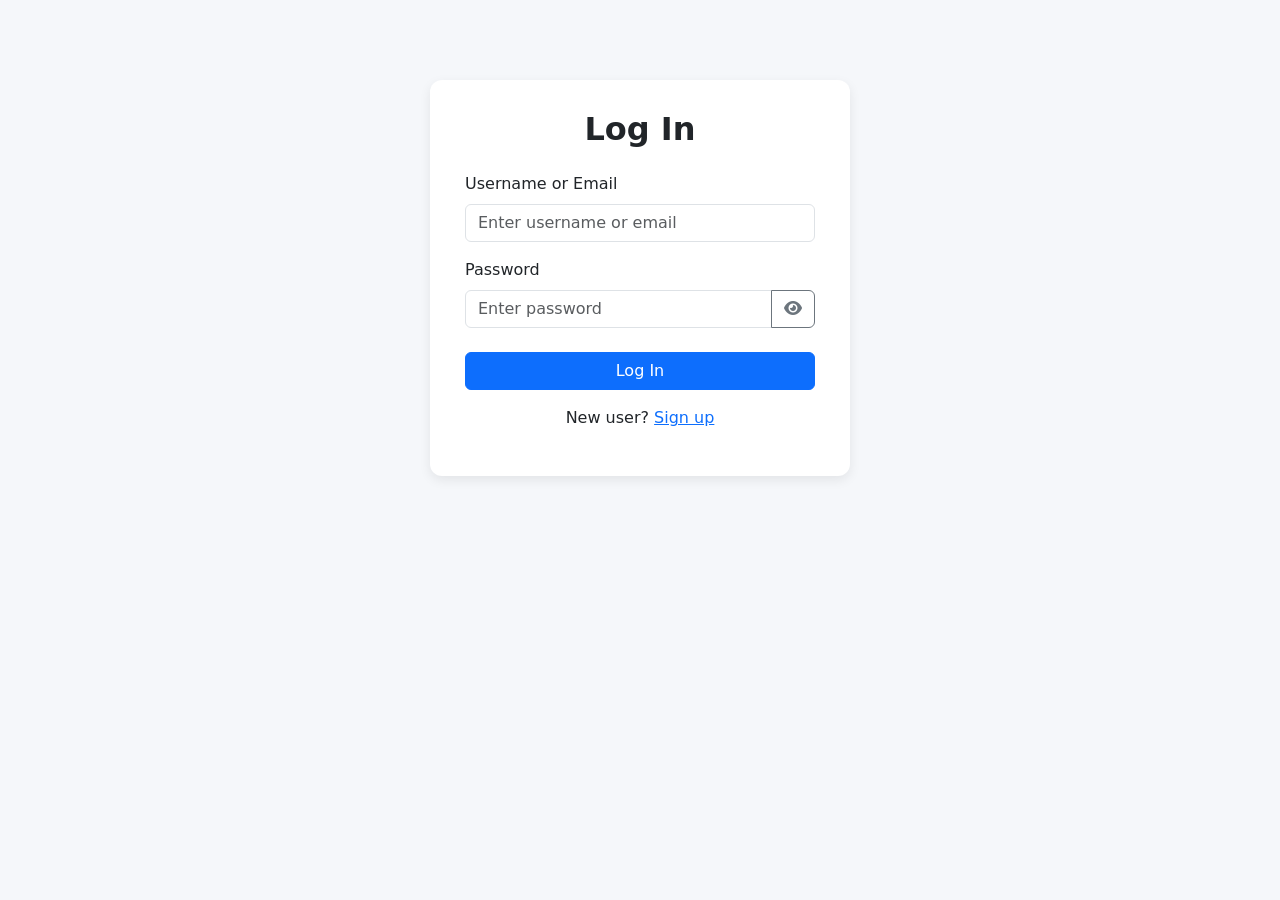
<file: board.html>
<!DOCTYPE html>
<html lang="en">
<head>
    <meta charset="UTF-8">
    <meta name="viewport" content="width=device-width, initial-scale=1.0">
    <title>Message Board - SpotEase</title>

    <link href="https://cdn.jsdelivr.net/npm/bootstrap@5.3.0/dist/css/bootstrap.min.css" rel="stylesheet">
    <link rel="stylesheet"
          href="https://cdnjs.cloudflare.com/ajax/libs/font-awesome/6.4.0/css/all.min.css">

    <style>
        body {
            background: #f5f7fa;
        }
        .board-hero {
            background: linear-gradient(135deg, #173B58, #1f5786);
            color: #fff;
            padding: 40px 0;
            margin-bottom: 30px;
        }
        .board-hero h1 {
            font-weight: 700;
        }
        .board-hero p {
            margin-bottom: 0;
            opacity: 0.9;
        }
        .post-card {
            border-radius: 12px;
            box-shadow: 0 3px 10px rgba(0,0,0,0.06);
            border: none;
        }
        .post-meta {
            font-size: 0.85rem;
            color: #6c757d;
        }
        .empty-state {
            text-align: center;
            padding: 40px 20px;
            color: #6c757d;
        }
        .empty-state i {
            font-size: 2.5rem;
            margin-bottom: 10px;
        }
        .new-post-btn {
            float: right;
        }
    </style>
</head>
<body>

<nav class="navbar navbar-expand-lg navbar-dark" style="background-color:#173B58;">
    <div class="container">
        <a class="navbar-brand" href="index.html">
            <i class="fas fa-graduation-cap"></i> SpotEase
        </a>
        <button class="navbar-toggler" type="button" data-bs-toggle="collapse"
                data-bs-target="#navbarNav">
            <span class="navbar-toggler-icon"></span>
        </button>

        <div class="collapse navbar-collapse" id="navbarNav">
            <ul class="navbar-nav">
                <li class="nav-item">
                    <a class="nav-link" href="index.html">← Back to Home</a>
                </li>
            </ul>

            
        </div>
    </div>
</nav>

<section class="board-hero">
    <div class="container">
        <div class="d-flex justify-content-between align-items-center flex-wrap">
            <div>
                <h1 class="mb-2"><i class="fa-solid fa-comments"></i> Message Board</h1>
                <p>Share updates, questions, and tips with other GWU students.</p>
            </div>
            <div>
                <a href="create-post.html" class="btn btn-light text-primary new-post-btn">
                    <i class="fa-solid fa-pen-to-square"></i> New Message
                </a>
            </div>
        </div>
    </div>
</section>

<div class="container mb-5">
    <div id="postsContainer" class="row g-4">
    </div>

    <div id="emptyState" class="empty-state d-none">
        <i class="fa-regular fa-note-sticky"></i>
        <p>No messages yet. Be the first to share something!</p>
        <a href="create-post.html" class="btn btn-primary mt-2">
            <i class="fa-solid fa-pen"></i> Write a Message
        </a>
    </div>
</div>

<footer class="text-center py-3 text-muted">
    © 2025 SpotEase - Message Board
</footer>

<script src="https://cdn.jsdelivr.net/npm/bootstrap@5.3.0/dist/js/bootstrap.bundle.min.js"></script>
<script src="js/board.js"></script>
<script src="js/access-control.js"></script>


</body>
</html>
</file>
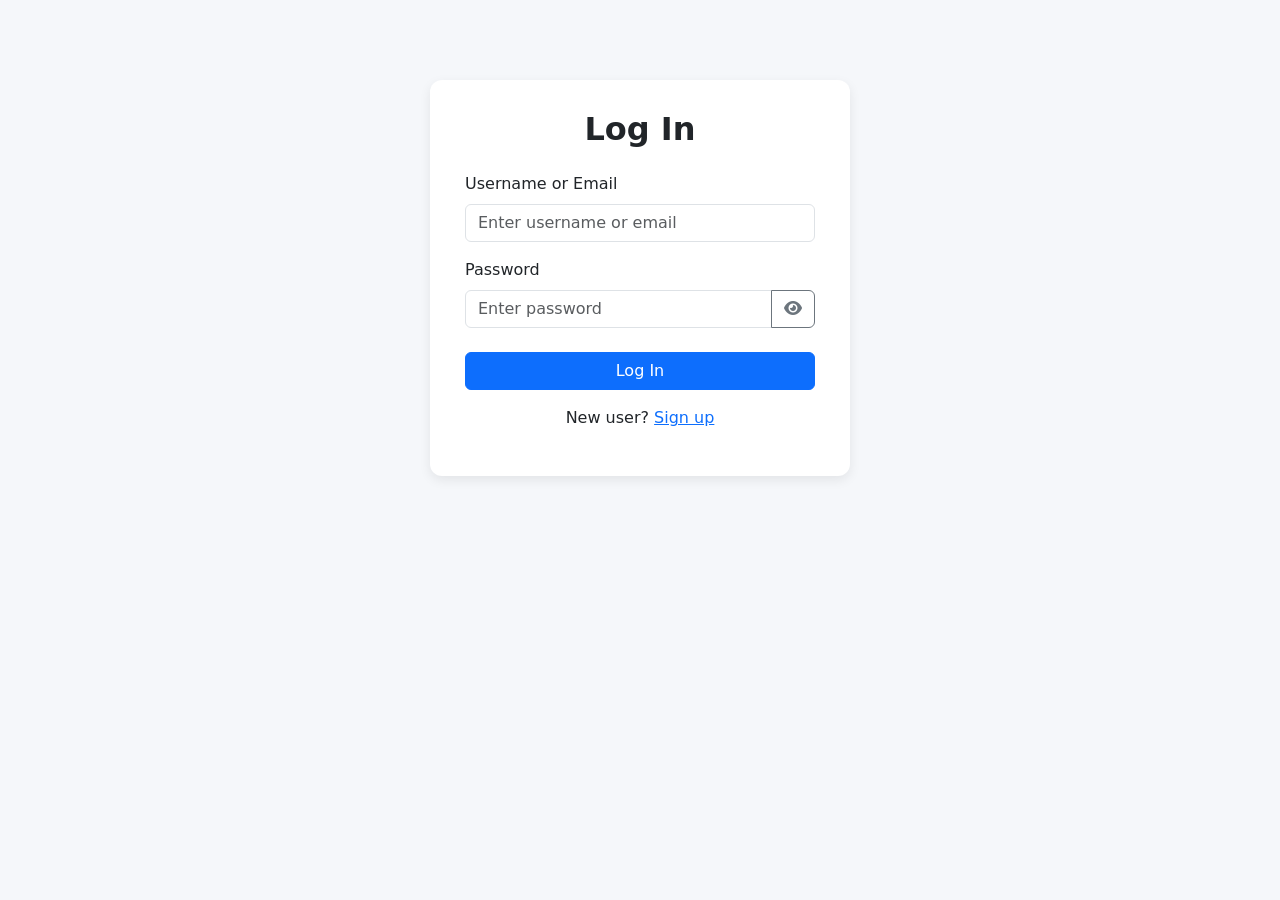
<file: create-post.html>
<!DOCTYPE html>
<html lang="en">
<head>
    <meta charset="UTF-8">
    <meta name="viewport" content="width=device-width, initial-scale=1.0">
    <title>New Message - SpotEase Board</title>

    <link href="https://cdn.jsdelivr.net/npm/bootstrap@5.3.0/dist/css/bootstrap.min.css"
          rel="stylesheet">
    <link rel="stylesheet"
          href="https://cdnjs.cloudflare.com/ajax/libs/font-awesome/6.4.0/css/all.min.css">

    <style>
        body {
            background: #f5f7fa;
        }
        .post-card {
            max-width: 650px;
            margin: 60px auto;
            padding: 30px 35px;
            background: #fff;
            border-radius: 12px;
            box-shadow: 0 4px 12px rgba(0,0,0,0.08);
        }
        h2 {
            font-weight: 700;
        }
    </style>
</head>
<body>

<nav class="navbar navbar-expand-lg navbar-dark" style="background-color:#173B58;">
    <div class="container">
        <a class="navbar-brand" href="index.html">
            <i class="fas fa-graduation-cap"></i> SpotEase
        </a>
        <button class="navbar-toggler" type="button" data-bs-toggle="collapse"
                data-bs-target="#navbarNav">
            <span class="navbar-toggler-icon"></span>
        </button>

        <div class="collapse navbar-collapse" id="navbarNav">
            <ul class="navbar-nav">
                <li class="nav-item">
                    <a class="nav-link" href="board.html">← Back to Message Board</a>
                </li>
            </ul>
        </div>
    </div>
</nav>

<div class="post-card">
    <h2 class="mb-4"><i class="fa-solid fa-pen-to-square"></i> New Message</h2>

    <form id="postForm">
        <div class="mb-3">
            <label class="form-label">Title</label>
            <input type="text" id="postTitle" class="form-control" placeholder="E.g., Quiet spot near Gelman?" required>
        </div>

        <div class="mb-3">
            <label class="form-label">Category (optional)</label>
            <select id="postCategory" class="form-select" required>
                <option value="">-- Select Category --</option>
                <option value="Study">Study</option>
                <option value="Daily">Daily</option>
                <option value="Sports">Sports</option>
                <option value="Lost & Found">Lost & Found</option>
                <option value="Other">Other</option>
            </select>


        </div>

        <div class="mb-3">
            <label class="form-label">Message</label>
            <textarea id="postContent" class="form-control" rows="5"
                      placeholder="Share your question, update, or tip..." required></textarea>
        </div>

        <div class="form-check mt-3">
            <input class="form-check-input" type="checkbox" id="postAnonymous">
            <label class="form-check-label" for="postAnonymous">
                Post Anonymously
            </label>
        </div>


        <button type="submit" class="btn btn-primary w-100">
            <i class="fa-solid fa-paper-plane"></i> Post Message
        </button>
    </form>
</div>

<footer class="text-center py-3 text-muted">
    © 2025 SpotEase - Message Board
</footer>

<script src="https://cdn.jsdelivr.net/npm/bootstrap@5.3.0/dist/js/bootstrap.bundle.min.js"></script>
<script src="js/create-post.js"></script>
<script src="js/access-control.js"></script>

</body>
</html>
</file>
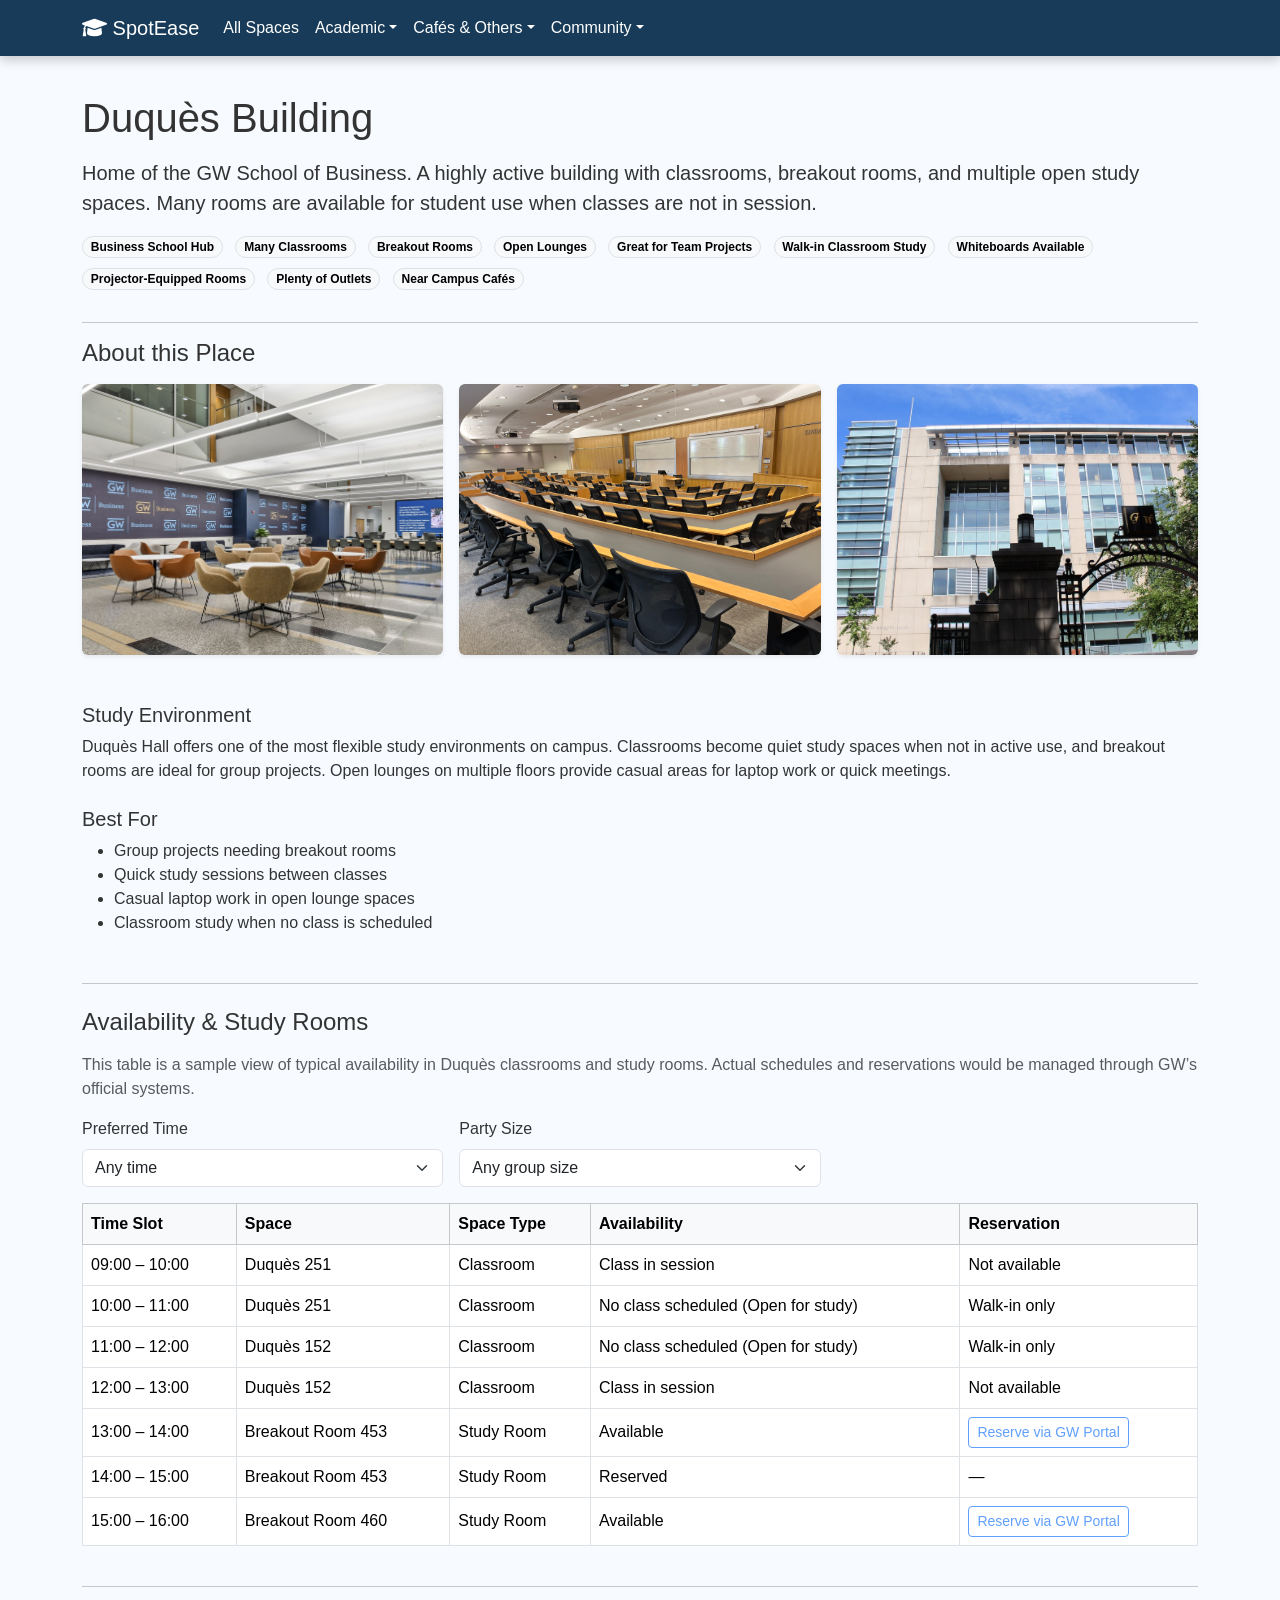
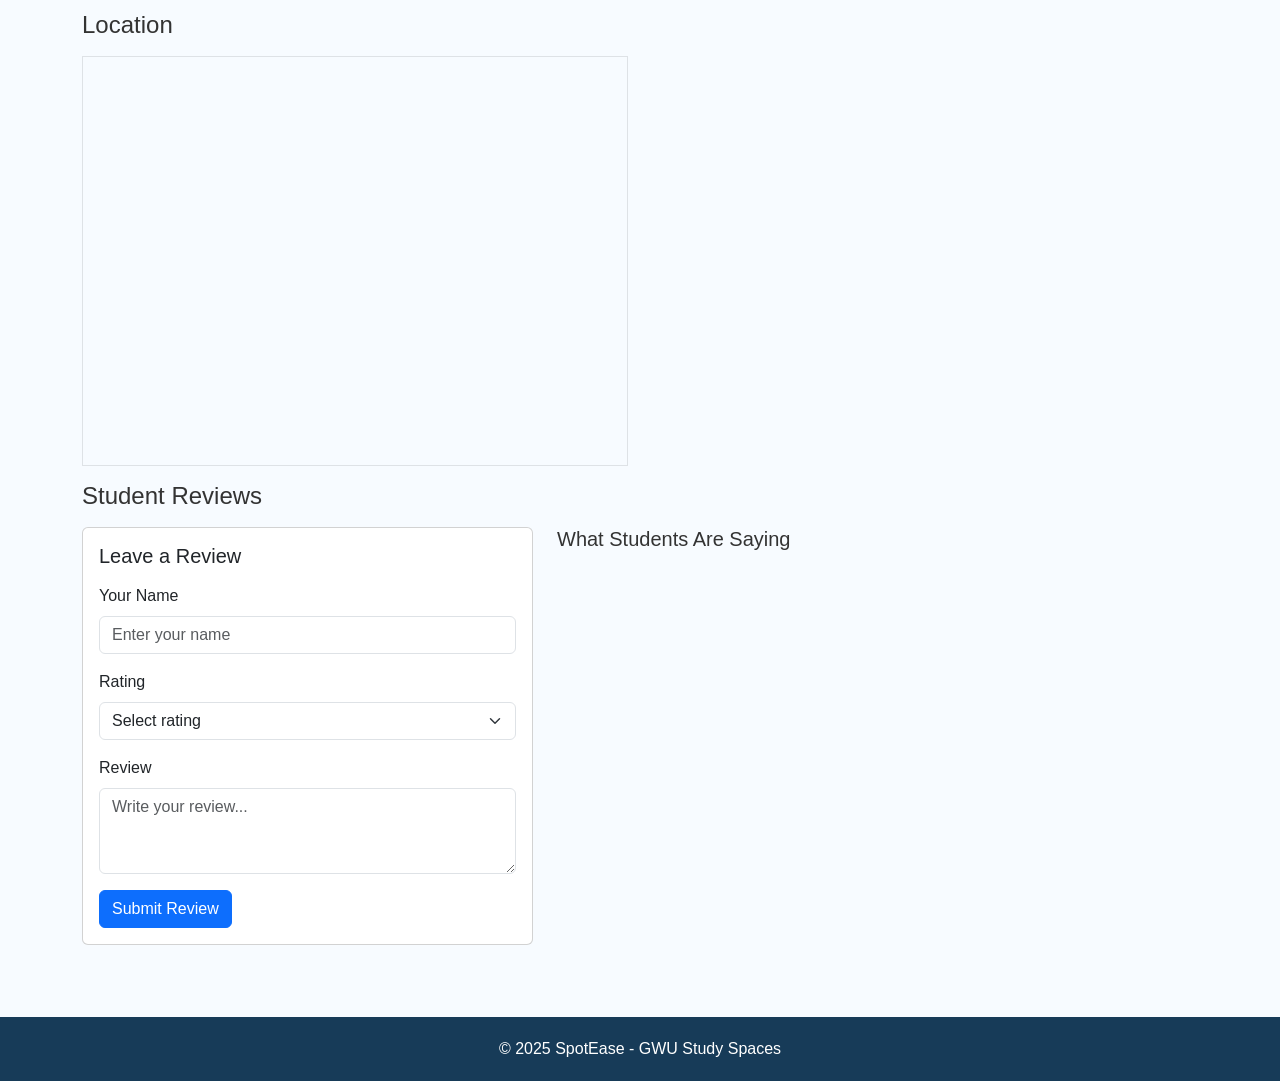
<file: duques.html>
<!DOCTYPE html>
<html lang="en">
<head>
    <meta charset="UTF-8">
    <meta name="viewport" content="width=device-width, initial-scale=1.0">
    <title>Duquès Building - SpotEase</title>
    <link href="https://cdn.jsdelivr.net/npm/bootstrap@5.3.0/dist/css/bootstrap.min.css" rel="stylesheet">
    <link href="https://cdnjs.cloudflare.com/ajax/libs/font-awesome/6.0.0/css/all.min.css" rel="stylesheet">
    <link href="style.css" rel="stylesheet">
</head>

<body>

<!-- Navigation with Logo -->
<nav class="navbar navbar-expand-lg navbar-dark bg-primary">
    <div class="container">
        <a class="navbar-brand" href="index.html">
            <i class="fas fa-graduation-cap"></i> SpotEase
        </a>
        <button class="navbar-toggler" type="button" data-bs-toggle="collapse" 
                data-bs-target="#navbarNav">
            <span class="navbar-toggler-icon"></span>
        </button>

        <div class="collapse navbar-collapse" id="navbarNav">
            <ul class="navbar-nav">
                <li class="nav-item"><a class="nav-link" href="browse.html">All Spaces</a></li>

                <li class="nav-item dropdown">
                    <a class="nav-link dropdown-toggle" href="#" id="academicDropdown" data-bs-toggle="dropdown">Academic</a>
                    <ul class="dropdown-menu">
                        <li><a class="dropdown-item" href="gelman.html">Gelman Library</a></li>
                        <li><a class="dropdown-item" href="himmelfarb.html">Himmelfarb Library</a></li>
                        <li><a class="dropdown-item" href="duques.html">Duquès Building</a></li>
                    </ul>
                </li>

                <li class="nav-item dropdown">
                    <a class="nav-link dropdown-toggle" href="#" id="cafeDropdown" data-bs-toggle="dropdown">Cafés & Others</a>
                    <ul class="dropdown-menu">
                        <li><a class="dropdown-item" href="starbucks.html">Starbucks</a></li>
                    </ul>
                </li>

                <li class="nav-item dropdown">
                    <a class="nav-link dropdown-toggle" href="#" id="communityDropdown" data-bs-toggle="dropdown">Community</a>
                    <ul class="dropdown-menu">
                        <li><a class="dropdown-item" href="announcement.html">Announcement</a></li>
                        <li><a class="dropdown-item" href="board.html">Message Board</a></li>
                    </ul>
                </li>    
            </ul>

        </div>
    </div>
</nav>

<div class="container mt-4">

    <!-- Page Title -->
    <h1 class="mb-3">Duquès Building</h1>
    <p class="lead">
        Home of the GW School of Business. A highly active building with classrooms, breakout rooms, and multiple open study spaces.
        Many rooms are available for student use when classes are not in session.
    </p>

    <!-- Quick Info Badges -->
    <div class="mb-4">
        <span class="badge rounded-pill text-bg-light border me-2 mb-2">Business School Hub</span>
        <span class="badge rounded-pill text-bg-light border me-2 mb-2">Many Classrooms</span>
        <span class="badge rounded-pill text-bg-light border me-2 mb-2">Breakout Rooms</span>
        <span class="badge rounded-pill text-bg-light border me-2 mb-2">Open Lounges</span>
        <span class="badge rounded-pill text-bg-light border me-2 mb-2">Great for Team Projects</span>
        <span class="badge rounded-pill text-bg-light border me-2 mb-2">Walk-in Classroom Study</span>
        <span class="badge rounded-pill text-bg-light border me-2 mb-2">Whiteboards Available</span>
        <span class="badge rounded-pill text-bg-light border me-2 mb-2">Projector-Equipped Rooms</span>
        <span class="badge rounded-pill text-bg-light border me-2 mb-2">Plenty of Outlets</span>
        <span class="badge rounded-pill text-bg-light border me-2 mb-2">Near Campus Cafés</span>
    </div>

    <hr>
<section id="about-gelman" class="mb-5">
  <h2 class="h4 mb-3">About this Place</h2>
  <div class="row g-3">
    <div class="col-md-4">
      <div class="ratio ratio-4x3">
        <img src="images/duques-hall.jpg" class="img-fluid rounded shadow-sm object-fit-cover" alt="Duques Hall">
      </div>
    </div>
    <div class="col-md-4">
      <div class="ratio ratio-4x3">
        <img src="images/duques-classroom.jpg" class="img-fluid rounded shadow-sm object-fit-cover" alt="Duques 151">
      </div>
    </div>
    <div class="col-md-4">
      <div class="ratio ratio-4x3">
        <img src="images/duques-building.jpg" class="img-fluid rounded shadow-sm object-fit-cover" alt="Duques Outside">
      </div>
    </div>
  </div>
</section>

    <!-- About Section -->
    <section id="about-duques" class="mb-5">

            <h4 class="h5 mt-3">Study Environment</h4>
            <p>
                Duquès Hall offers one of the most flexible study environments on campus. Classrooms become quiet study spaces when not
                in active use, and breakout rooms are ideal for group projects. Open lounges on multiple floors provide casual areas for
                laptop work or quick meetings.
            </p>

            <h3 class="h5 mt-4">Best For</h3>
            <ul>
                <li>Group projects needing breakout rooms</li>
                <li>Quick study sessions between classes</li>
                <li>Casual laptop work in open lounge spaces</li>
                <li>Classroom study when no class is scheduled</li>
            </ul>
    </section>

    <hr class="my-4">

    <!-- Availability Section -->
    <section id="availability">
        <h2 class="h4 mb-3">Availability & Study Rooms</h2>
        <p class="text-muted">
            This table is a sample view of typical availability in Duquès classrooms and study rooms.
            Actual schedules and reservations would be managed through GW’s official systems.
        </p>

        <!-- Filter controls (UI only) -->
        <form class="row g-3 mb-3">
            <div class="col-md-4">
                <label for="preferred-time" class="form-label">Preferred Time</label>
                <select id="preferred-time" class="form-select">
                    <option value="">Any time</option>
                    <option value="morning">Morning (08:00 – 12:00)</option>
                    <option value="afternoon">Afternoon (12:00 – 16:00)</option>
                    <option value="evening">Evening (16:00 – 20:00)</option>
                </select>
            </div>
            <div class="col-md-4">
                <label for="party-size" class="form-label">Party Size</label>
                <select id="party-size" class="form-select">
                    <option value="">Any group size</option>
                    <option value="1">1 person</option>
                    <option value="2">2 people</option>
                    <option value="3-4">3–4 people</option>
                    <option value="5-6">5–6 people</option>
                    <option value="7plus">7+ people</option>
                </select>
            </div>
        </form>

        <div class="table-responsive">
            <table class="table table-bordered align-middle">
                <thead class="table-light">
                    <tr>
                        <th>Time Slot</th>
                        <th>Space</th>
                        <th>Space Type</th>
                        <th>Availability</th>
                        <th>Reservation</th>
                    </tr>
                </thead>

                <tbody>
                    <!-- Classroom examples -->
                    <tr>
                        <td>09:00 – 10:00</td>
                        <td>Duquès 251</td>
                        <td>Classroom</td>
                        <td>Class in session</td>
                        <td>Not available</td>
                    </tr>
                    <tr>
                        <td>10:00 – 11:00</td>
                        <td>Duquès 251</td>
                        <td>Classroom</td>
                        <td>No class scheduled (Open for study)</td>
                        <td>Walk-in only</td>
                    </tr>
                    <tr>
                        <td>11:00 – 12:00</td>
                        <td>Duquès 152</td>
                        <td>Classroom</td>
                        <td>No class scheduled (Open for study)</td>
                        <td>Walk-in only</td>
                    </tr>
                    <tr>
                        <td>12:00 – 13:00</td>
                        <td>Duquès 152</td>
                        <td>Classroom</td>
                        <td>Class in session</td>
                        <td>Not available</td>
                    </tr>

                    <!-- Study Rooms -->
                    <tr>
                        <td>13:00 – 14:00</td>
                        <td>Breakout Room 453</td>
                        <td>Study Room</td>
                        <td>Available</td>
                        <td>
                            <button class="btn btn-outline-primary btn-sm" disabled>
                                Reserve via GW Portal
                            </button>
                        </td>
                    </tr>
                    <tr>
                        <td>14:00 – 15:00</td>
                        <td>Breakout Room 453</td>
                        <td>Study Room</td>
                        <td>Reserved</td>
                        <td>—</td>
                    </tr>
                    <tr>
                        <td>15:00 – 16:00</td>
                        <td>Breakout Room 460</td>
                        <td>Study Room</td>
                        <td>Available</td>
                        <td>
                            <button class="btn btn-outline-primary btn-sm" disabled>
                                Reserve via GW Portal
                            </button>
                        </td>
                    </tr>
                </tbody>
            </table>
        </div>
    </section>

    <hr class="my-4">

    <!-- Location Section -->
    <section id="location">
        <h2 class="h4 mb-3">Location</h2>

        <div class="row">
            <div class="col-md-6 mb-3">
                <div class="ratio ratio-4x3 border">
                    <iframe src="https://www.google.com/maps/embed?pb=!1m18!1m12!1m3!1d923.1416220152588!2d-77.04896508888142!3d38.89960777757058!2m3!1f0!2f0!3f0!3m2!1i1024!2i768!4f13.1!3m3!1m2!1s0x89b7b7b1be3b03a5%3A0xfff46998d7f16324!2sRic%20and%20Dawn%20Duqu%C3%A8s%20Hall!5e0!3m2!1sen!2sus!4v1764115617590!5m2!1sen!2sus"
                            style="border:0;" allowfullscreen="" loading="lazy"
                            referrerpolicy="no-referrer-when-downgrade">
                    </iframe>
                </div>
            </div>
        </div>
    </section>




    <section id="reviews" class="mb-5">
        <h2 class="h4 mb-3">Student Reviews</h2>

        <div class="row">
            <!-- Review Form: col-5 -->
            <div class="col-md-5">
                <div class="card p-3 mb-4">
                    <h5 class="mb-3">Leave a Review</h5>
                    <form id="reviewForm">
                        <div class="mb-3">
                            <label class="form-label">Your Name</label>
                            <input type="text" id="reviewName" class="form-control" placeholder="Enter your name" required>
                        </div>

                        <div class="mb-3">
                            <label class="form-label">Rating</label>
                            <select id="reviewRating" class="form-select" required>
                                <option value="">Select rating</option>
                                <option value="5">⭐⭐⭐⭐⭐ (5)</option>
                                <option value="4">⭐⭐⭐⭐ (4)</option>
                                <option value="3">⭐⭐⭐ (3)</option>
                                <option value="2">⭐⭐ (2)</option>
                                <option value="1">⭐ (1)</option>
                            </select>
                        </div>

                        <div class="mb-3">
                            <label class="form-label">Review</label>
                            <textarea id="reviewText" class="form-control" rows="3" placeholder="Write your review..." required></textarea>
                        </div>

                        <button type="submit" class="btn btn-primary">Submit Review</button>
                    </form>
                </div>
            </div>

            <!-- Review List: col-7 -->
            <div class="col-md-7">
                <h5 class="mb-3">What Students Are Saying</h5>
                <div id="reviewList" class="list-group"></div>
            </div>
        </div>
    </section>
</div>
<footer>
        © 2025 SpotEase - GWU Study Spaces
</footer>


<script src="https://cdn.jsdelivr.net/npm/bootstrap@5.3.0/dist/js/bootstrap.bundle.min.js"></script>
<script src="js/script.js"></script>
</body>
</html>
</file>
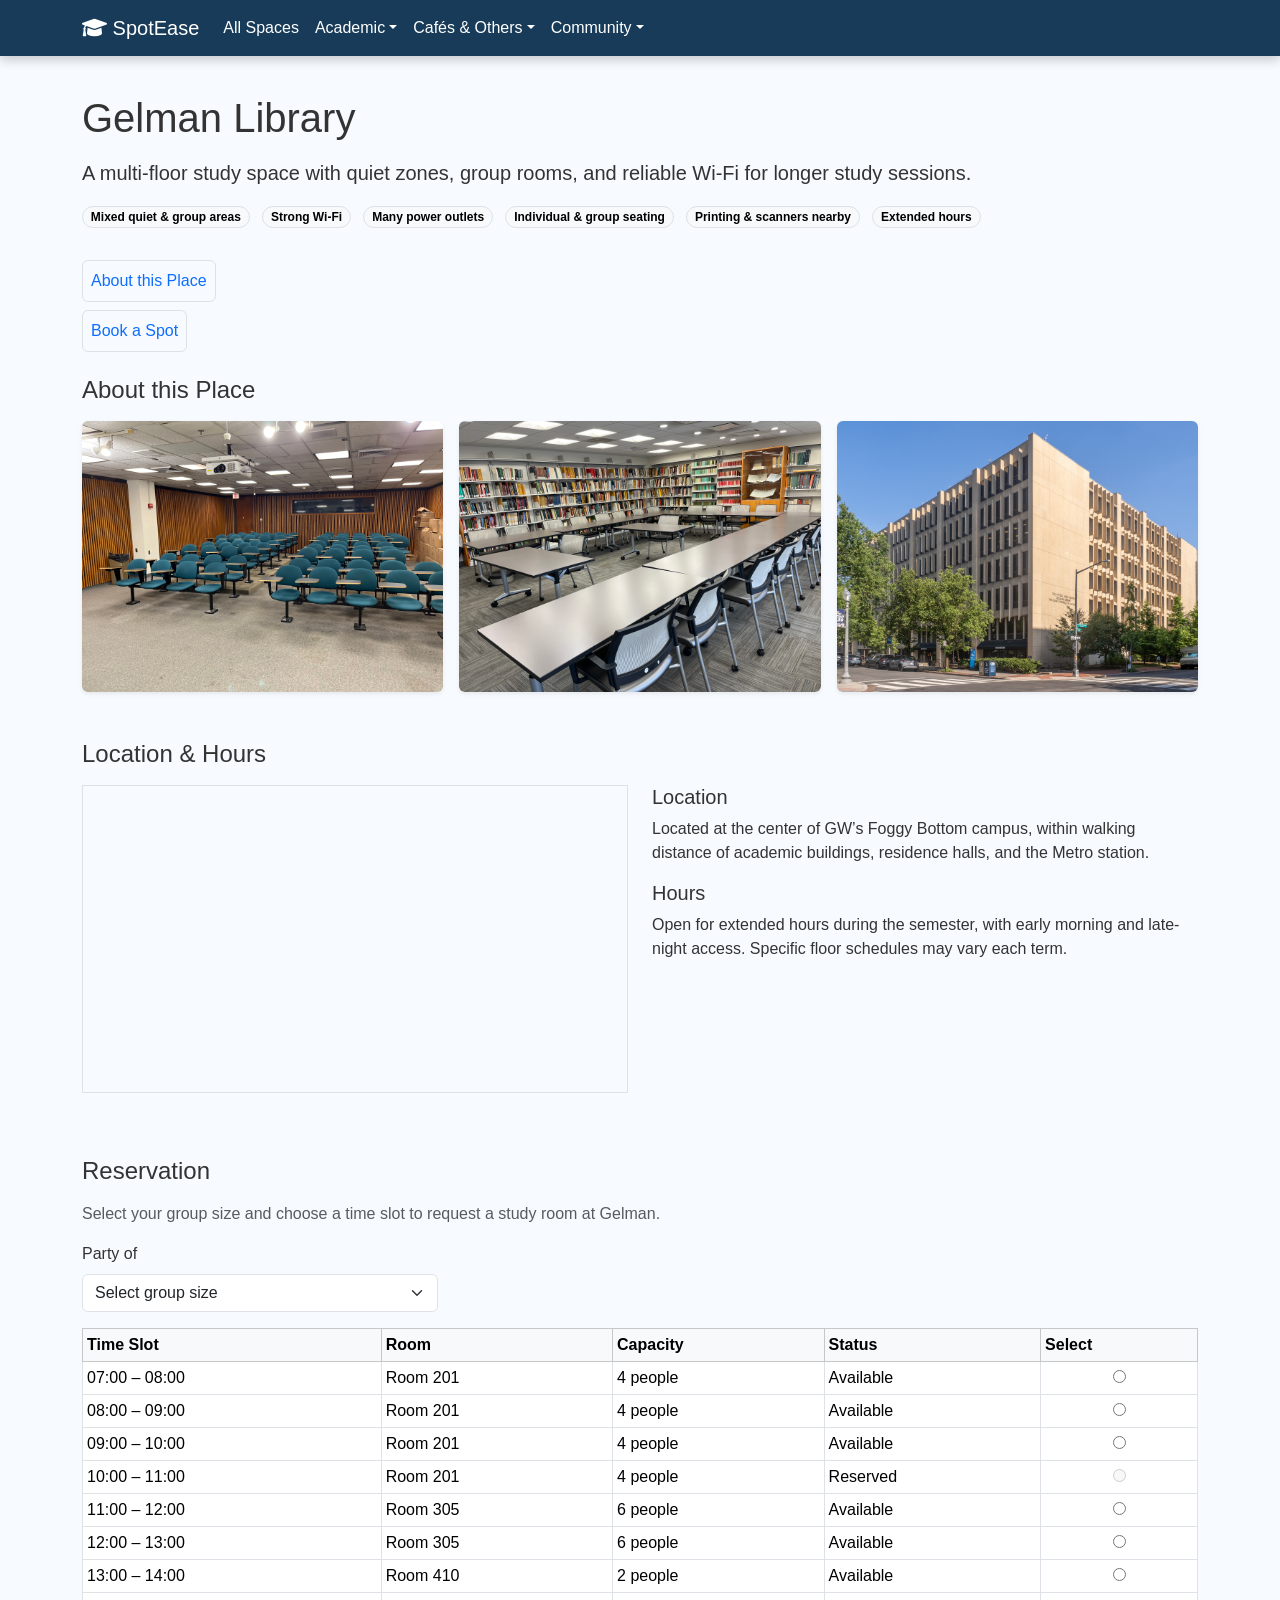
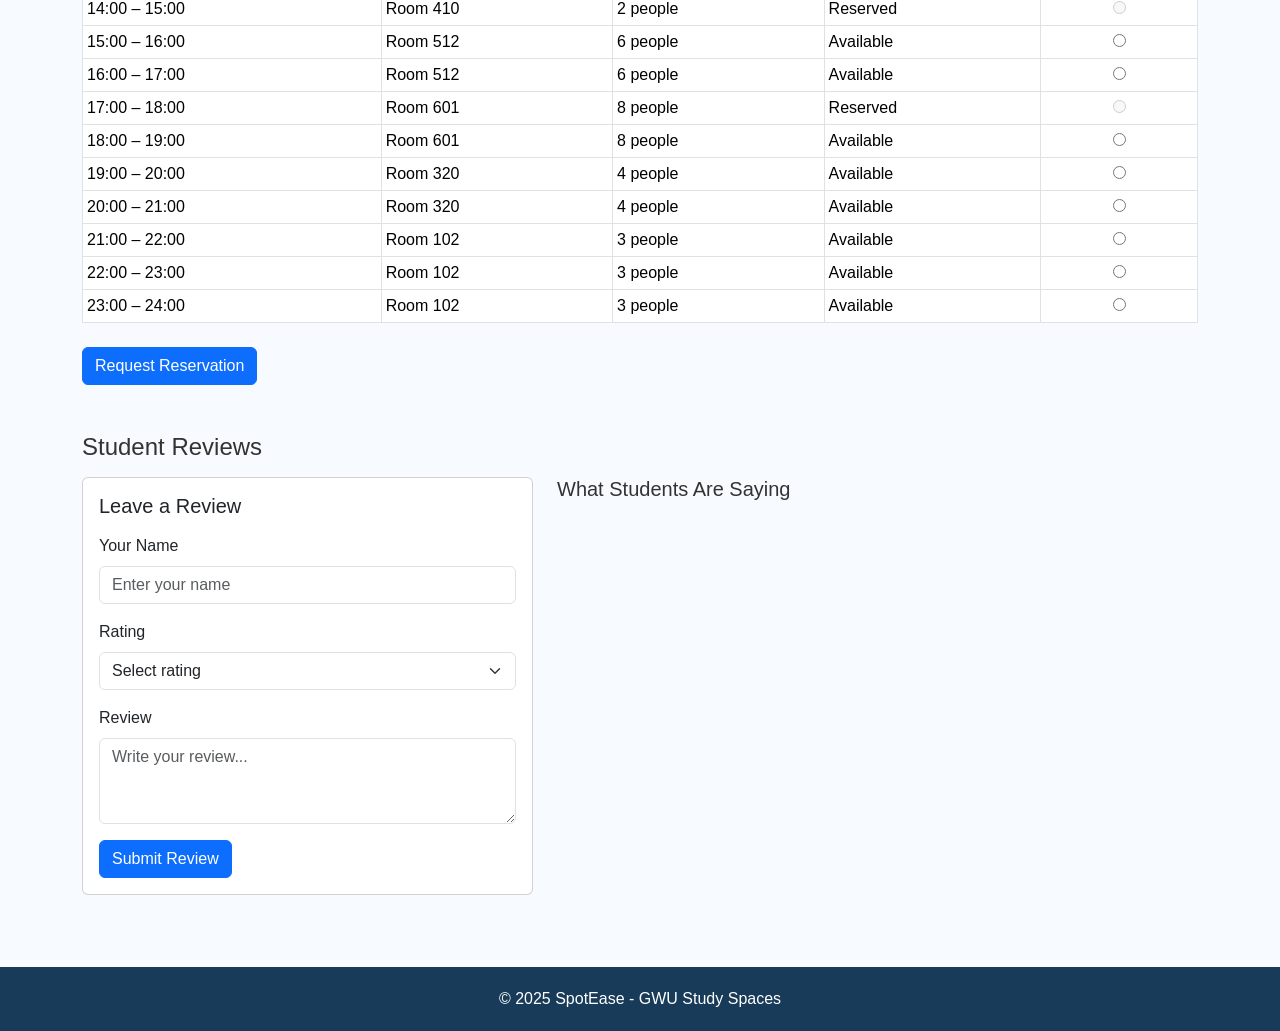
<file: gelman.html>
<!DOCTYPE html>
<html lang="en">
<head>
    <meta charset="UTF-8">
    <meta name="viewport" content="width=device-width, initial-scale=1.0">
    <title>Gelman Library - SpotEase</title>
    <link href="https://cdn.jsdelivr.net/npm/bootstrap@5.3.0/dist/css/bootstrap.min.css" rel="stylesheet">
     <link href="style.css" rel="stylesheet">
    <link href="https://cdnjs.cloudflare.com/ajax/libs/font-awesome/6.0.0/css/all.min.css" rel="stylesheet">
</head>
<body>
<!-- Navigation with Logo -->
<nav class="navbar navbar-expand-lg navbar-dark bg-primary">
    <div class="container">
        <a class="navbar-brand" href="index.html">
            <i class="fas fa-graduation-cap"></i> SpotEase
        </a>
        <button class="navbar-toggler" type="button" data-bs-toggle="collapse" 
                data-bs-target="#navbarNav">
            <span class="navbar-toggler-icon"></span>
        </button>

        <div class="collapse navbar-collapse" id="navbarNav">
            <ul class="navbar-nav">
                <li class="nav-item"><a class="nav-link" href="browse.html">All Spaces</a></li>

                <li class="nav-item dropdown">
                    <a class="nav-link dropdown-toggle" href="#" id="academicDropdown" data-bs-toggle="dropdown">Academic</a>
                    <ul class="dropdown-menu">
                        <li><a class="dropdown-item" href="gelman.html">Gelman Library</a></li>
                        <li><a class="dropdown-item" href="himmelfarb.html">Himmelfarb Library</a></li>
                        <li><a class="dropdown-item" href="duques.html">Duquès Building</a></li>
                    </ul>
                </li>

                <li class="nav-item dropdown">
                    <a class="nav-link dropdown-toggle" href="#" id="cafeDropdown" data-bs-toggle="dropdown">Cafés & Others</a>
                    <ul class="dropdown-menu">
                        <li><a class="dropdown-item" href="starbucks.html">Starbucks</a></li>
                    </ul>
                </li>

                <li class="nav-item dropdown">
                    <a class="nav-link dropdown-toggle" href="#" id="communityDropdown" data-bs-toggle="dropdown">Community</a>
                    <ul class="dropdown-menu">
                        <li><a class="dropdown-item" href="announcement.html">Announcement</a></li>
                        <li><a class="dropdown-item" href="board.html">Message Board</a></li>
                    </ul>
                </li>

            </ul>

        </div>
    </div>
</nav>


    <div class="container mt-4">
        <h1 class="mb-3">Gelman Library</h1>
        <p class="lead mb-3">
            A multi-floor study space with quiet zones, group rooms, and reliable Wi-Fi for longer study sessions.
        </p>

        <!-- Quick Tags -->
        <div class="mb-4">
            <span class="badge rounded-pill text-bg-light border me-2 mb-2">Mixed quiet & group areas</span>
            <span class="badge rounded-pill text-bg-light border me-2 mb-2">Strong Wi-Fi</span>
            <span class="badge rounded-pill text-bg-light border me-2 mb-2">Many power outlets</span>
            <span class="badge rounded-pill text-bg-light border me-2 mb-2">Individual & group seating</span>
            <span class="badge rounded-pill text-bg-light border me-2 mb-2">Printing & scanners nearby</span>
            <span class="badge rounded-pill text-bg-light border me-2 mb-2">Extended hours</span>
        </div>


        <!-- In-page navigation -->
        <ul class="list-unstyled mb-4">
            <li class="mb-2">
                <a class="d-inline-block p-2 border rounded text-decoration-none" href="#about-gelman">
                    About this Place
                </a>
            </li>
            <li>
                <a class="d-inline-block p-2 border rounded text-decoration-none" href="#reservation">
                    Book a Spot
                </a>
            </li>
        </ul>


        <!-- About This Place Section -->
        

<section id="about-gelman" class="mb-5">
  <h2 class="h4 mb-3">About this Place</h2>
  <div class="row g-3">
    <div class="col-md-4">
      <div class="ratio ratio-4x3">
        <img src="images/Gelm_faculty.jpg" class="img-fluid rounded shadow-sm object-fit-cover" alt="Gelman Library 2">
      </div>
    </div>
    <div class="col-md-4">
      <div class="ratio ratio-4x3">
        <img src="images/Gelman_interior.jpg" class="img-fluid rounded shadow-sm object-fit-cover" alt="Gelman Interior">
      </div>
    </div>
    <div class="col-md-4">
      <div class="ratio ratio-4x3">
        <img src="images/Gelman_Library-GWU.jpg" class="img-fluid rounded shadow-sm object-fit-cover" alt="Gelman GWU">
      </div>
    </div>
  </div>
</section>



        <!-- Location & Hours Section -->
        <section id="location-hours" class="mb-5">
            <h2 class="h4 mb-3">Location & Hours</h2>

            <div class="row">
                <div class="col-md-6 mb-3">
                    <!-- Google Map Embed -->
                    <div class="ratio ratio-16x9 border">
                        <iframe 
                            src="https://www.google.com/maps/embed?pb=!1m18!1m12!1m3!1d24843.47634022341!2d-77.032963610498!3d38.89117720320882!2m3!1f0!2f0!3f0!3m2!1i1024!2i768!4f13.1!3m3!1m2!1s0x89b7b7b1b022e2c9%3A0xf0d1febd782fab15!2sGelman%20Library!5e0!3m2!1sen!2sus!4v1764063177950!5m2!1sen!2sus" 
                            style="border:0;" 
                            allowfullscreen="" 
                            loading="lazy">
                        </iframe>
                    </div>
                </div>

                <div class="col-md-6">
                    <h5>Location</h5>
                    <p>
                        Located at the center of GW’s Foggy Bottom campus, within walking distance of academic buildings,
                        residence halls, and the Metro station.
                    </p>

                    <h5>Hours</h5>
                    <p>
                        Open for extended hours during the semester, with early morning and late-night access.  
                        Specific floor schedules may vary each term.
                    </p>
                </div>
            </div>
        </section>




        <!-- Reservation Section -->
        <section id="reservation" class="mb-5">
            <h2 class="h4 mb-3">Reservation</h2>
            <p class="text-muted mb-3">
                Select your group size and choose a time slot to request a study room at Gelman. 
            </p>

            <form>
                <!-- Party size / group size -->
                <div class="row align-items-end mb-3">
                    <div class="col-md-4">
                        <label for="party-size" class="form-label">Party of</label>
                        <select id="party-size" class="form-select">
                            <option value="">Select group size</option>
                            <option value="1">1 person</option>
                            <option value="2">2 people</option>
                            <option value="3">3 people</option>
                            <option value="4">4 people</option>
                            <option value="5">5 people</option>
                            <option value="6">6+ people</option>
                        </select>
                    </div>
                </div>

                <!-- Time slots table -->
                <div class="table-responsive">
                    <table class="table table-sm table-bordered reservation-table">
                        <thead class="table-light">
                            <tr>
                                <th scope="col">Time Slot</th>
                                <th scope="col">Room</th>
                                <th scope="col">Capacity</th>
                                <th scope="col">Status</th>
                                <th scope="col">Select</th>
                            </tr>
                        </thead>
                        <tbody>

                            <tr>
                                <td>07:00 – 08:00</td>
                                <td>Room 201</td>
                                <td>4 people</td>
                                <td>Available</td>
                                <td class="text-center">
                                    <input type="radio" name="timeslot">
                                </td>
                            </tr>

                            <tr>
                                <td>08:00 – 09:00</td>
                                <td>Room 201</td>
                                <td>4 people</td>
                                <td>Available</td>
                                <td class="text-center">
                                    <input type="radio" name="timeslot">
                                </td>
                            </tr>

                            <tr>
                                <td>09:00 – 10:00</td>
                                <td>Room 201</td>
                                <td>4 people</td>
                                <td>Available</td>
                                <td class="text-center">
                                    <input type="radio" name="timeslot">
                                </td>
                            </tr>

                            <tr>
                                <td>10:00 – 11:00</td>
                                <td>Room 201</td>
                                <td>4 people</td>
                                <td>Reserved</td>
                                <td class="text-center">
                                    <input type="radio" name="timeslot" disabled>
                                </td>
                            </tr>

                            <tr>
                                <td>11:00 – 12:00</td>
                                <td>Room 305</td>
                                <td>6 people</td>
                                <td>Available</td>
                                <td class="text-center">
                                    <input type="radio" name="timeslot">
                                </td>
                            </tr>

                            <tr>
                                <td>12:00 – 13:00</td>
                                <td>Room 305</td>
                                <td>6 people</td>
                                <td>Available</td>
                                <td class="text-center">
                                    <input type="radio" name="timeslot">
                                </td>
                            </tr>

                            <tr>
                                <td>13:00 – 14:00</td>
                                <td>Room 410</td>
                                <td>2 people</td>
                                <td>Available</td>
                                <td class="text-center">
                                    <input type="radio" name="timeslot">
                                </td>
                            </tr>

                            <tr>
                                <td>14:00 – 15:00</td>
                                <td>Room 410</td>
                                <td>2 people</td>
                                <td>Reserved</td>
                                <td class="text-center">
                                    <input type="radio" name="timeslot" disabled>
                                </td>
                            </tr>

                            <tr>
                                <td>15:00 – 16:00</td>
                                <td>Room 512</td>
                                <td>6 people</td>
                                <td>Available</td>
                                <td class="text-center">
                                    <input type="radio" name="timeslot">
                                </td>
                            </tr>

                            <tr>
                                <td>16:00 – 17:00</td>
                                <td>Room 512</td>
                                <td>6 people</td>
                                <td>Available</td>
                                <td class="text-center">
                                    <input type="radio" name="timeslot">
                                </td>
                            </tr>

                            <tr>
                                <td>17:00 – 18:00</td>
                                <td>Room 601</td>
                                <td>8 people</td>
                                <td>Reserved</td>
                                <td class="text-center">
                                    <input type="radio" name="timeslot" disabled>
                                </td>
                            </tr>

                            <tr>
                                <td>18:00 – 19:00</td>
                                <td>Room 601</td>
                                <td>8 people</td>
                                <td>Available</td>
                                <td class="text-center">
                                    <input type="radio" name="timeslot">
                                </td>
                            </tr>

                            <tr>
                                <td>19:00 – 20:00</td>
                                <td>Room 320</td>
                                <td>4 people</td>
                                <td>Available</td>
                                <td class="text-center">
                                    <input type="radio" name="timeslot">
                                </td>
                            </tr>

                            <tr>
                                <td>20:00 – 21:00</td>
                                <td>Room 320</td>
                                <td>4 people</td>
                                <td>Available</td>
                                <td class="text-center">
                                    <input type="radio" name="timeslot">
                                </td>
                            </tr>

                            <tr>
                                <td>21:00 – 22:00</td>
                                <td>Room 102</td>
                                <td>3 people</td>
                                <td>Available</td>
                                <td class="text-center">
                                    <input type="radio" name="timeslot">
                                </td>
                            </tr>

                            <tr>
                                <td>22:00 – 23:00</td>
                                <td>Room 102</td>
                                <td>3 people</td>
                                <td>Available</td>
                                <td class="text-center">
                                    <input type="radio" name="timeslot">
                                </td>
                            </tr>

                            <tr>
                                <td>23:00 – 24:00</td>
                                <td>Room 102</td>
                                <td>3 people</td>
                                <td>Available</td>
                                <td class="text-center">
                                    <input type="radio" name="timeslot">
                                </td>
                            </tr>
                        </tbody>
                    </table>


                <button type="button" class="btn btn-primary mt-2">
                    Request Reservation
                </button>
            </form>
        </section>


    
       

        <section id="reviews" class="mb-5">
            <h2 class="h4 mb-3">Student Reviews</h2>

            <div class="row">
                <!-- Review Form: col-5 -->
                <div class="col-md-5">
                    <div class="card p-3 mb-4">
                        <h5 class="mb-3">Leave a Review</h5>
                        <form id="reviewForm">
                            <div class="mb-3">
                                <label class="form-label">Your Name</label>
                                <input type="text" id="reviewName" class="form-control" placeholder="Enter your name" required>
                            </div>

                            <div class="mb-3">
                                <label class="form-label">Rating</label>
                                <select id="reviewRating" class="form-select" required>
                                    <option value="">Select rating</option>
                                    <option value="5">⭐⭐⭐⭐⭐ (5)</option>
                                    <option value="4">⭐⭐⭐⭐ (4)</option>
                                    <option value="3">⭐⭐⭐ (3)</option>
                                    <option value="2">⭐⭐ (2)</option>
                                    <option value="1">⭐ (1)</option>
                                </select>
                            </div>

                            <div class="mb-3">
                                <label class="form-label">Review</label>
                                <textarea id="reviewText" class="form-control" rows="3" placeholder="Write your review..." required></textarea>
                            </div>

                            <button type="submit" class="btn btn-primary">Submit Review</button>
                        </form>
                    </div>
                </div>

                <!-- Review List: col-7 -->
                <div class="col-md-7">
                    <h5 class="mb-3">What Students Are Saying</h5>
                    <div id="reviewList" class="list-group"></div>
                </div>
            </div>
        </section>
    </div>
    <footer>
        © 2025 SpotEase - GWU Study Spaces
    </footer>
  

    <script src="https://cdn.jsdelivr.net/npm/bootstrap@5.3.0/dist/js/bootstrap.bundle.min.js"></script>
    <script src="js/script.js"></script>
</body>
</html>
</file>
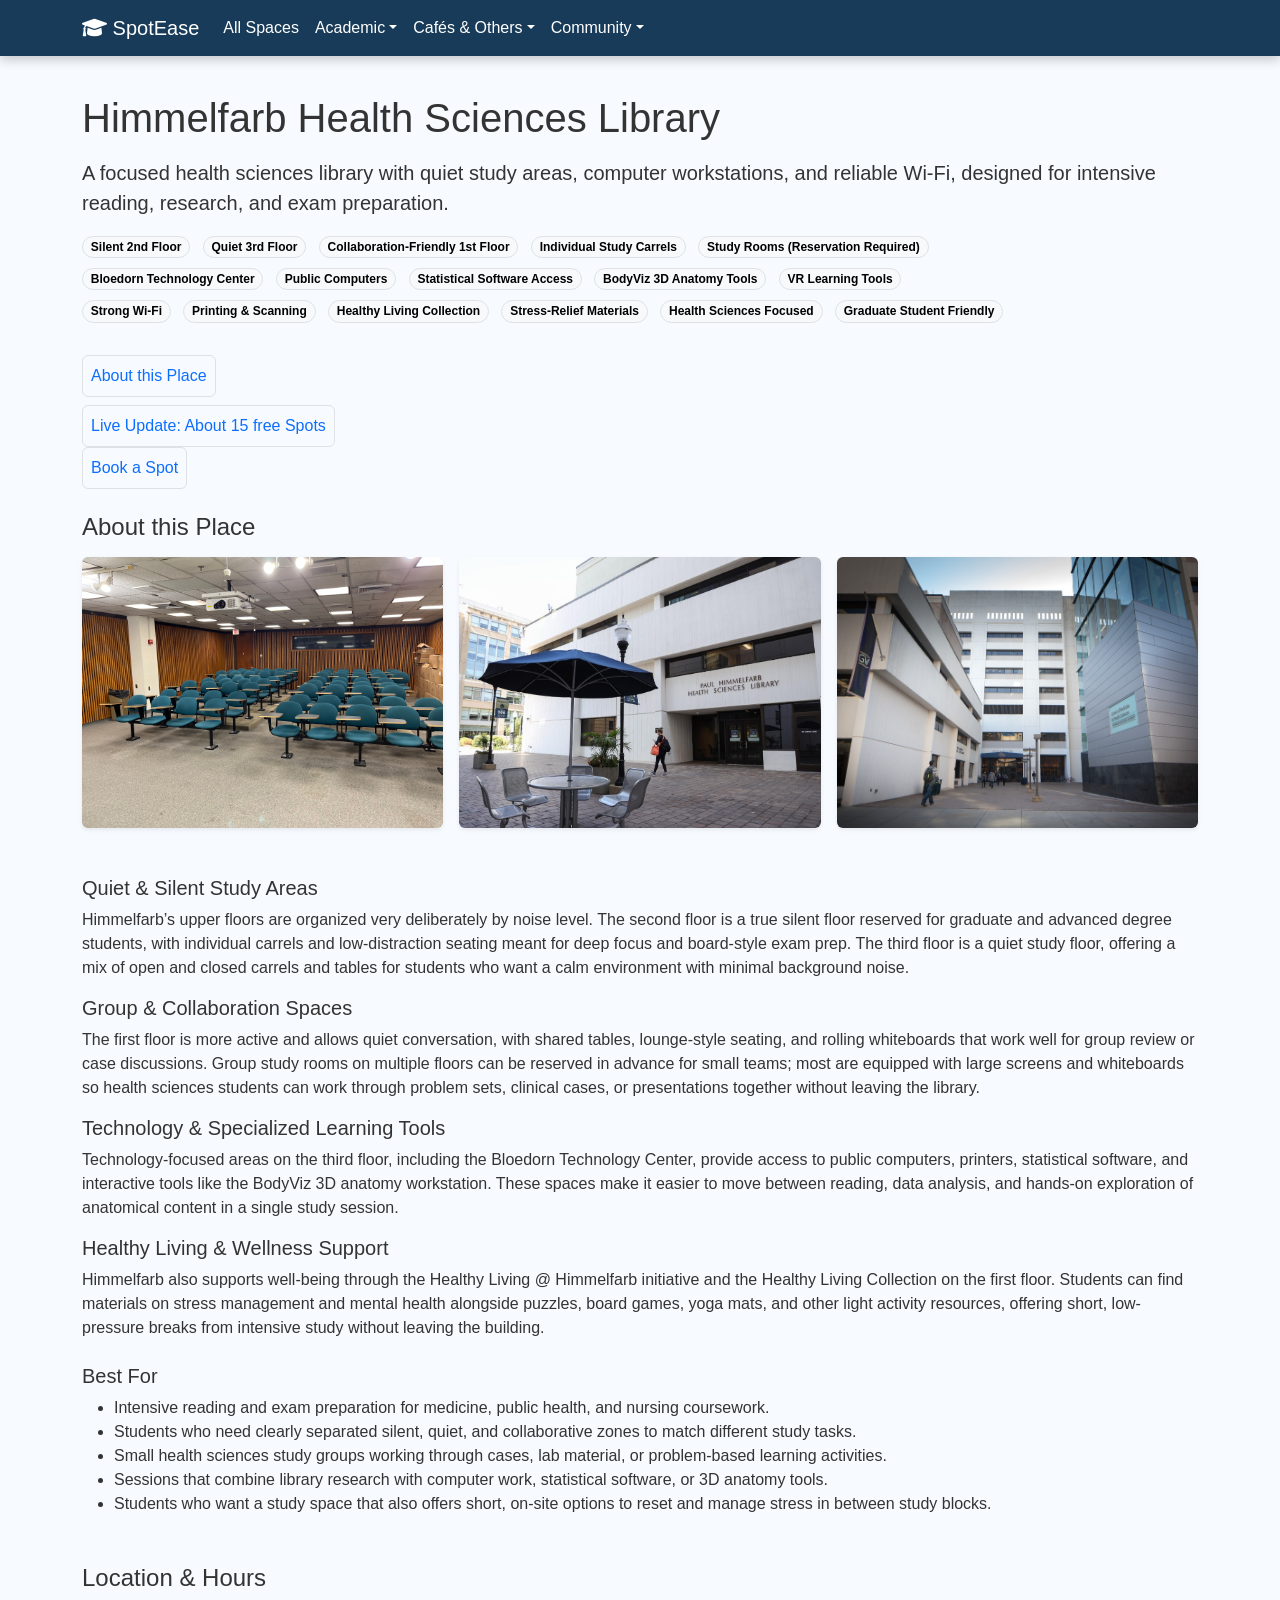
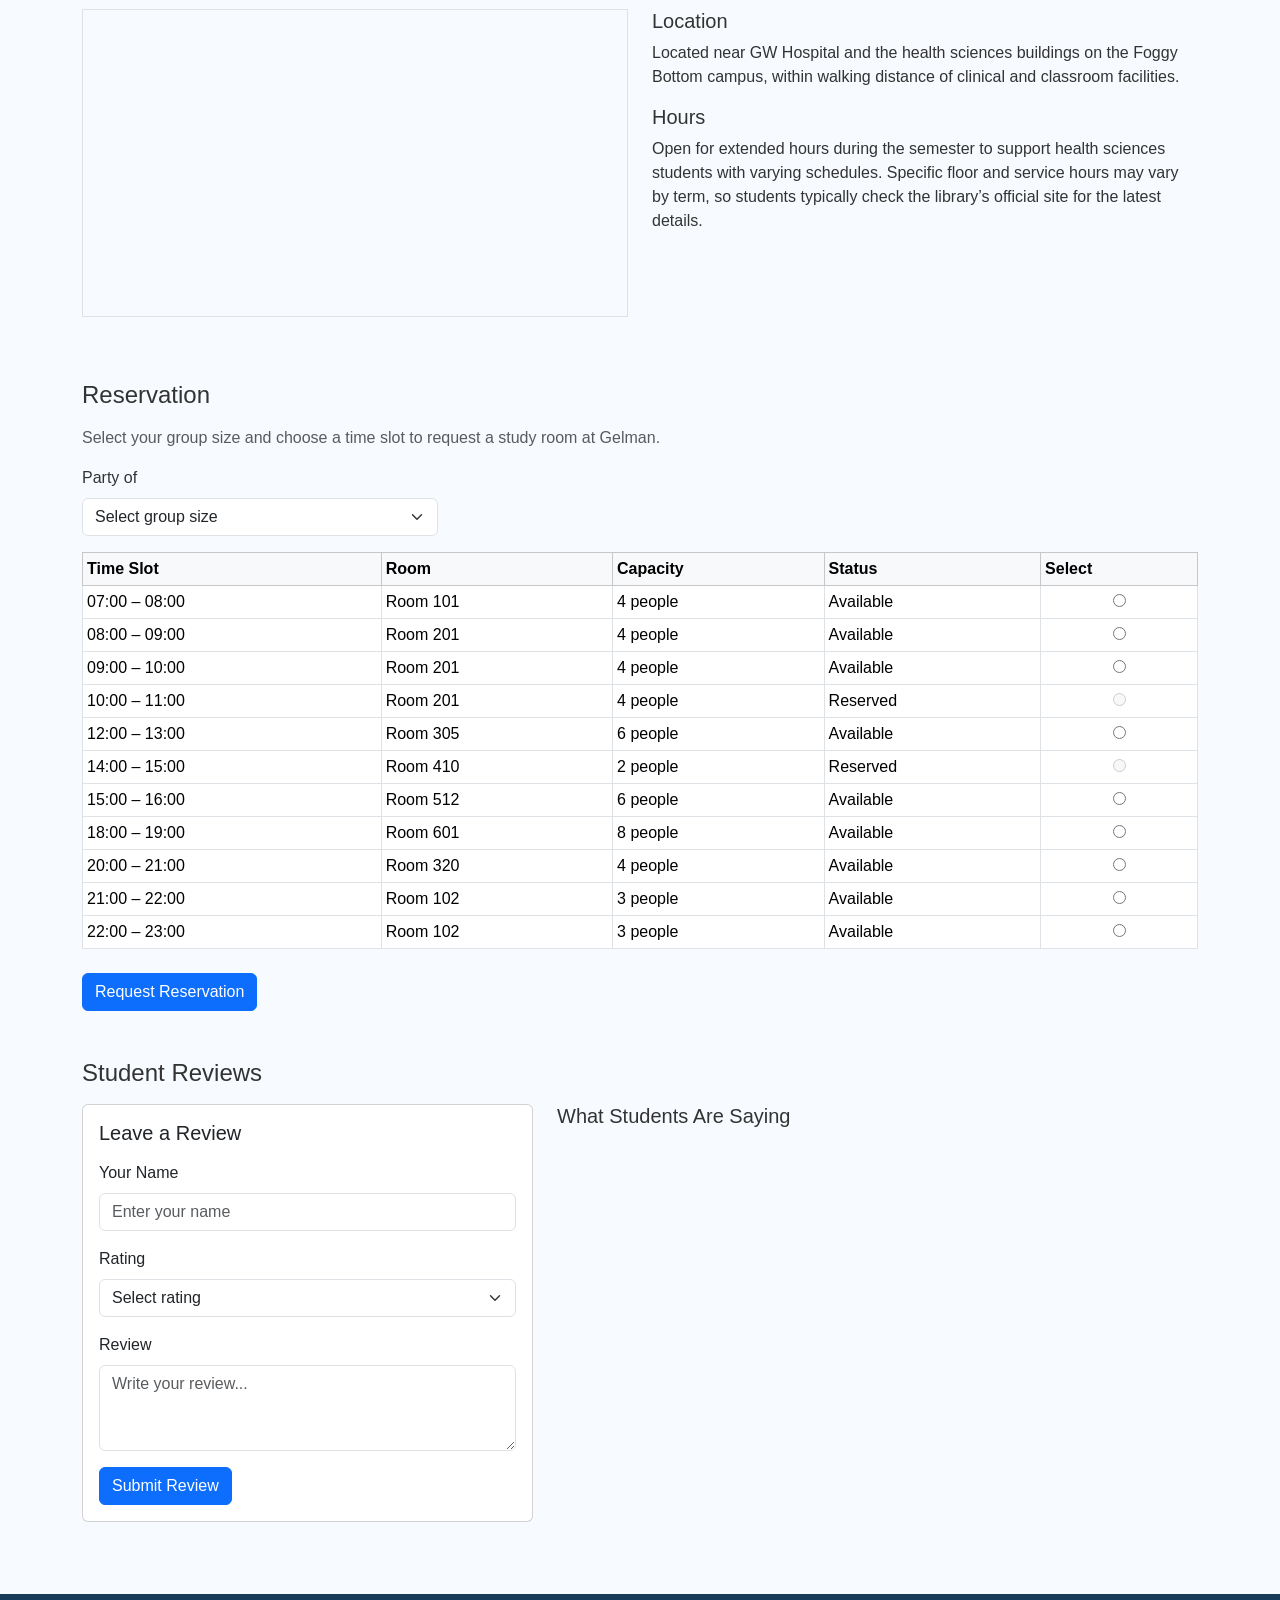
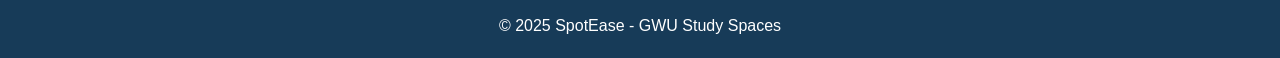
<file: himmelfarb.html>
<!DOCTYPE html>
<html lang="en">
<head>
    <meta charset="UTF-8">
    <meta name="viewport" content="width=device-width, initial-scale=1.0">
    <title>Himmelfarb Health Sciences Library - SpotEase</title>
    <link href="https://cdn.jsdelivr.net/npm/bootstrap@5.3.0/dist/css/bootstrap.min.css" rel="stylesheet">
    <link href="https://cdnjs.cloudflare.com/ajax/libs/font-awesome/6.0.0/css/all.min.css" rel="stylesheet">
    <link href="style.css" rel="stylesheet">
</head>
<body>
   <!-- Navigation with Logo -->
<nav class="navbar navbar-expand-lg navbar-dark bg-primary">
    <div class="container">
        <a class="navbar-brand" href="index.html">
            <i class="fas fa-graduation-cap"></i> SpotEase
        </a>
        <button class="navbar-toggler" type="button" data-bs-toggle="collapse" 
                data-bs-target="#navbarNav">
            <span class="navbar-toggler-icon"></span>
        </button>

        <div class="collapse navbar-collapse" id="navbarNav">
            <ul class="navbar-nav">
                <li class="nav-item"><a class="nav-link" href="browse.html">All Spaces</a></li>

                <li class="nav-item dropdown">
                    <a class="nav-link dropdown-toggle" href="#" id="academicDropdown" data-bs-toggle="dropdown">Academic</a>
                    <ul class="dropdown-menu">
                        <li><a class="dropdown-item" href="gelman.html">Gelman Library</a></li>
                        <li><a class="dropdown-item" href="himmelfarb.html">Himmelfarb Library</a></li>
                        <li><a class="dropdown-item" href="duques.html">Duquès Building</a></li>
                    </ul>
                </li>

                <li class="nav-item dropdown">
                    <a class="nav-link dropdown-toggle" href="#" id="cafeDropdown" data-bs-toggle="dropdown">Cafés & Others</a>
                    <ul class="dropdown-menu">
                        <li><a class="dropdown-item" href="starbucks.html">Starbucks</a></li>
                    </ul>
                </li>

                <li class="nav-item dropdown">
                    <a class="nav-link dropdown-toggle" href="#" id="communityDropdown" data-bs-toggle="dropdown">Community</a>
                    <ul class="dropdown-menu">
                        <li><a class="dropdown-item" href="announcement.html">Announcement</a></li>
                        <li><a class="dropdown-item" href="board.html">Message Board</a></li>
                    </ul>
                </li>
            </ul>

        </div>
    </div>
</nav>



    <div class="container mt-4">
        <!-- Page Title -->
        <h1 class="mb-3">Himmelfarb Health Sciences Library</h1>
        <p class="lead mb-3">
            A focused health sciences library with quiet study areas, computer workstations, and reliable Wi-Fi,
            designed for intensive reading, research, and exam preparation.
        </p>

        <!-- Quick Tags -->
        <div class="mb-4">
            <span class="badge rounded-pill text-bg-light border me-2 mb-2">Silent 2nd Floor</span>
            <span class="badge rounded-pill text-bg-light border me-2 mb-2">Quiet 3rd Floor</span>
            <span class="badge rounded-pill text-bg-light border me-2 mb-2">Collaboration-Friendly 1st Floor</span>
            <span class="badge rounded-pill text-bg-light border me-2 mb-2">Individual Study Carrels</span>
            <span class="badge rounded-pill text-bg-light border me-2 mb-2">Study Rooms (Reservation Required)</span>

            <br>

            <span class="badge rounded-pill text-bg-light border me-2 mb-2">Bloedorn Technology Center</span>
            <span class="badge rounded-pill text-bg-light border me-2 mb-2">Public Computers</span>
            <span class="badge rounded-pill text-bg-light border me-2 mb-2">Statistical Software Access</span>
            <span class="badge rounded-pill text-bg-light border me-2 mb-2">BodyViz 3D Anatomy Tools</span>
            <span class="badge rounded-pill text-bg-light border me-2 mb-2">VR Learning Tools</span>

            <br>

            <span class="badge rounded-pill text-bg-light border me-2 mb-2">Strong Wi-Fi</span>
            <span class="badge rounded-pill text-bg-light border me-2 mb-2">Printing & Scanning</span>
            <span class="badge rounded-pill text-bg-light border me-2 mb-2">Healthy Living Collection</span>
            <span class="badge rounded-pill text-bg-light border me-2 mb-2">Stress-Relief Materials</span>
            <span class="badge rounded-pill text-bg-light border me-2 mb-2">Health Sciences Focused</span>
            <span class="badge rounded-pill text-bg-light border me-2 mb-2">Graduate Student Friendly</span>
        </div>


 <ul class="list-unstyled mb-4">
            <li class="mb-2">
                <a class="d-inline-block p-2 border rounded text-decoration-none" href="#about-gelman">
                    About this Place
                </a>
            </li>
            <li>
                <a class="d-inline-block p-2 border rounded text-decoration-none" href="#reservation">
                   Live Update: About 15 free Spots
                </a>
            </li>
             <li>
                <a class="d-inline-block p-2 border rounded text-decoration-none" href="#reservation">
                   Book a Spot
                </a>
            </li>
        </ul>


        <!-- About This Place Section -->
        

<section id="about-gelman" class="mb-5">
  <h2 class="h4 mb-3">About this Place</h2>
  <div class="row g-3">
    <div class="col-md-4">
      <div class="ratio ratio-4x3">
        <img src="images/Gelm_faculty.jpg" class="img-fluid rounded shadow-sm object-fit-cover" alt="Gelman Library 2">
      </div>
    </div>
    <div class="col-md-4">
      <div class="ratio ratio-4x3">
        <img src="images/himmelfarb_library_0.jpg" class="img-fluid rounded shadow-sm object-fit-cover" alt="himmelfarb_library">
      </div>
    </div>
    <div class="col-md-4">
      <div class="ratio ratio-4x3">
        <img src="images/Himmelfarb.jpg" class="img-fluid rounded shadow-sm object-fit-cover" alt="Himmelfarb-Exterior.">
      </div>
    </div>
  </div>
</section>



        <section id="about-himmelfarb" class="mb-5">

            <!-- Study Environment Breakdown -->
            <h4 class="h5 mt-3">Quiet & Silent Study Areas</h4>
            <p>
                Himmelfarb’s upper floors are organized very deliberately by noise level. The second floor is a true
                silent floor reserved for graduate and advanced degree students, with individual carrels and low-distraction
                seating meant for deep focus and board-style exam prep. The third floor is a quiet study floor, offering a mix
                of open and closed carrels and tables for students who want a calm environment with minimal background noise.
            </p>

            <h4 class="h5 mt-3">Group & Collaboration Spaces</h4>
            <p>
                The first floor is more active and allows quiet conversation, with shared tables, lounge-style seating, and
                rolling whiteboards that work well for group review or case discussions. Group study rooms on multiple floors
                can be reserved in advance for small teams; most are equipped with large screens and whiteboards so health
                sciences students can work through problem sets, clinical cases, or presentations together without leaving the
                library.
            </p>

            <h4 class="h5 mt-3">Technology & Specialized Learning Tools</h4>
            <p>
                Technology-focused areas on the third floor, including the Bloedorn Technology Center, provide access to public
                computers, printers, statistical software, and interactive tools like the BodyViz 3D anatomy workstation.
                These spaces make it easier to move between reading, data analysis, and hands-on exploration of anatomical
                content in a single study session.
            </p>

            <h4 class="h5 mt-3">Healthy Living & Wellness Support</h4>
            <p>
                Himmelfarb also supports well-being through the Healthy Living @ Himmelfarb initiative and the Healthy Living
                Collection on the first floor. Students can find materials on stress management and mental health alongside
                puzzles, board games, yoga mats, and other light activity resources, offering short, low-pressure breaks from
                intensive study without leaving the building.
            </p>

            <!-- Best For List -->
            <h4 class="h5 mt-4">Best For</h4>
            <ul>
                <li>Intensive reading and exam preparation for medicine, public health, and nursing coursework.</li>
                <li>Students who need clearly separated silent, quiet, and collaborative zones to match different study tasks.</li>
                <li>Small health sciences study groups working through cases, lab material, or problem-based learning activities.</li>
                <li>Sessions that combine library research with computer work, statistical software, or 3D anatomy tools.</li>
                <li>Students who want a study space that also offers short, on-site options to reset and manage stress in between study blocks.</li>
            </ul>
        </section>


        <!-- Location & Hours Section -->
        <section id="location-hours" class="mb-5">
            <h2 class="h4 mb-3">Location & Hours</h2>

            <div class="row">
                <div class="col-md-6 mb-3">
                    <!-- Google Map Embed -->
                    <div class="ratio ratio-16x9 border">
                        <iframe 
                            src="https://www.google.com/maps/embed?pb=!1m18!1m12!1m3!1d548.9017124574676!2d-77.0503359348169!3d38.899812181651704!2m3!1f0!2f0!3f0!3m2!1i1024!2i768!4f13.1!3m3!1m2!1s0x89b7b7b22aec7ea7%3A0x2b69ff1ced8ea23f!2sHimmelfarb%20Health%20Sciences%20Library!5e0!3m2!1sen!2sus!4v1764063988362!5m2!1sen!2sus" 
                            style="border:0;" 
                            allowfullscreen="" 
                            loading="lazy"
                            referrerpolicy="no-referrer-when-downgrade">
                        </iframe>
                    </div>
                </div>

                <div class="col-md-6">
                    <h5>Location</h5>
                    <p>
                        Located near GW Hospital and the health sciences buildings on the Foggy Bottom campus,
                        within walking distance of clinical and classroom facilities.
                    </p>

                    <h5>Hours</h5>
                    <p>
                        Open for extended hours during the semester to support health sciences students with varying schedules.  
                        Specific floor and service hours may vary by term, so students typically check the library’s official site
                        for the latest details.
                    </p>
                </div>
            </div>
        </section>
     <section id="reservation" class="mb-5">
            <h2 class="h4 mb-3">Reservation</h2>
            <p class="text-muted mb-3">
                Select your group size and choose a time slot to request a study room at Gelman. 
            </p>

            <form>
                <!-- Party size / group size -->
                <div class="row align-items-end mb-3">
                    <div class="col-md-4">
                        <label for="party-size" class="form-label">Party of</label>
                        <select id="party-size" class="form-select">
                            <option value="">Select group size</option>
                            <option value="1">1 person</option>
                            <option value="2">2 people</option>
                            <option value="3">3 people</option>
                            <option value="4">4 people</option>
                            <option value="5">5 people</option>
                            <option value="6">6+ people</option>
                        </select>
                    </div>
                </div>

                <!-- Time slots table -->
                <div class="table-responsive">
                    <table class="table table-sm table-bordered reservation-table">
                        <thead class="table-light">
                            <tr>
                                <th scope="col">Time Slot</th>
                                <th scope="col">Room</th>
                                <th scope="col">Capacity</th>
                                <th scope="col">Status</th>
                                <th scope="col">Select</th>
                            </tr>
                        </thead>
                        <tbody>

                            <tr>
                                <td>07:00 – 08:00</td>
                                <td>Room 101</td>
                                <td>4 people</td>
                                <td>Available</td>
                                <td class="text-center">
                                    <input type="radio" name="timeslot">
                                </td>
                            </tr>

                            <tr>
                                <td>08:00 – 09:00</td>
                                <td>Room 201</td>
                                <td>4 people</td>
                                <td>Available</td>
                                <td class="text-center">
                                    <input type="radio" name="timeslot">
                                </td>
                            </tr>

                            <tr>
                                <td>09:00 – 10:00</td>
                                <td>Room 201</td>
                                <td>4 people</td>
                                <td>Available</td>
                                <td class="text-center">
                                    <input type="radio" name="timeslot">
                                </td>
                            </tr>

                            <tr>
                                <td>10:00 – 11:00</td>
                                <td>Room 201</td>
                                <td>4 people</td>
                                <td>Reserved</td>
                                <td class="text-center">
                                    <input type="radio" name="timeslot" disabled>
                                </td>
                            </tr>

                           

                            <tr>
                                <td>12:00 – 13:00</td>
                                <td>Room 305</td>
                                <td>6 people</td>
                                <td>Available</td>
                                <td class="text-center">
                                    <input type="radio" name="timeslot">
                                </td>
                            </tr>

                          

                            <tr>
                                <td>14:00 – 15:00</td>
                                <td>Room 410</td>
                                <td>2 people</td>
                                <td>Reserved</td>
                                <td class="text-center">
                                    <input type="radio" name="timeslot" disabled>
                                </td>
                            </tr>

                            <tr>
                                <td>15:00 – 16:00</td>
                                <td>Room 512</td>
                                <td>6 people</td>
                                <td>Available</td>
                                <td class="text-center">
                                    <input type="radio" name="timeslot">
                                </td>
                            </tr>

                         
                            

                            <tr>
                                <td>18:00 – 19:00</td>
                                <td>Room 601</td>
                                <td>8 people</td>
                                <td>Available</td>
                                <td class="text-center">
                                    <input type="radio" name="timeslot">
                                </td>
                            </tr>


                            <tr>
                                <td>20:00 – 21:00</td>
                                <td>Room 320</td>
                                <td>4 people</td>
                                <td>Available</td>
                                <td class="text-center">
                                    <input type="radio" name="timeslot">
                                </td>
                            </tr>

                            <tr>
                                <td>21:00 – 22:00</td>
                                <td>Room 102</td>
                                <td>3 people</td>
                                <td>Available</td>
                                <td class="text-center">
                                    <input type="radio" name="timeslot">
                                </td>
                            </tr>

                            <tr>
                                <td>22:00 – 23:00</td>
                                <td>Room 102</td>
                                <td>3 people</td>
                                <td>Available</td>
                                <td class="text-center">
                                    <input type="radio" name="timeslot">
                                </td>
                            </tr>

                        </tbody>
                    </table>


                <button type="button" class="btn btn-primary mt-2">
                    Request Reservation
                </button>
            </form>
        </section>   
    


        <section id="reviews" class="mb-5">
            <h2 class="h4 mb-3">Student Reviews</h2>

            <div class="row">
                <!-- Review Form: col-5 -->
                <div class="col-md-5">
                    <div class="card p-3 mb-4">
                        <h5 class="mb-3">Leave a Review</h5>
                        <form id="reviewForm">
                            <div class="mb-3">
                                <label class="form-label">Your Name</label>
                                <input type="text" id="reviewName" class="form-control" placeholder="Enter your name" required>
                            </div>

                            <div class="mb-3">
                                <label class="form-label">Rating</label>
                                <select id="reviewRating" class="form-select" required>
                                    <option value="">Select rating</option>
                                    <option value="5">⭐⭐⭐⭐⭐ (5)</option>
                                    <option value="4">⭐⭐⭐⭐ (4)</option>
                                    <option value="3">⭐⭐⭐ (3)</option>
                                    <option value="2">⭐⭐ (2)</option>
                                    <option value="1">⭐ (1)</option>
                                </select>
                            </div>

                            <div class="mb-3">
                                <label class="form-label">Review</label>
                                <textarea id="reviewText" class="form-control" rows="3" placeholder="Write your review..." required></textarea>
                            </div>

                            <button type="submit" class="btn btn-primary">Submit Review</button>
                        </form>
                    </div>
                </div>

                <!-- Review List: col-7 -->
                <div class="col-md-7">
                    <h5 class="mb-3">What Students Are Saying</h5>
                    <div id="reviewList" class="list-group"></div>
                </div>
            </div>
        </section>
    </div>

    <footer>
        © 2025 SpotEase - GWU Study Spaces
    </footer>
  

    <script src="https://cdn.jsdelivr.net/npm/bootstrap@5.3.0/dist/js/bootstrap.bundle.min.js"></script>
    <script src="js/script.js"></script>
</body>
</html>
</file>
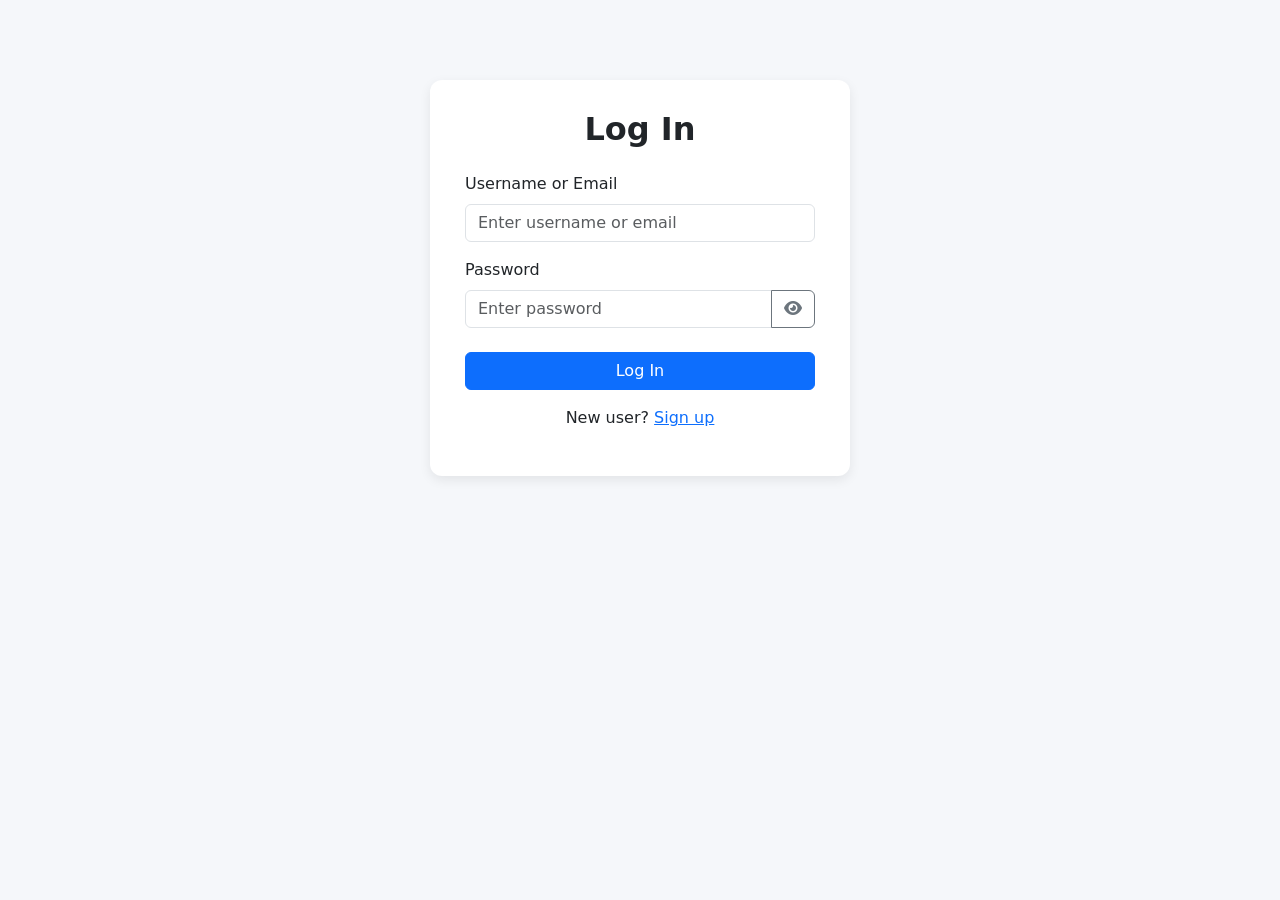
<file: login.html>
<!DOCTYPE html>
<html lang="en">
<head>
    <meta charset="UTF-8">
    <meta name="viewport" content="width=device-width, initial-scale=1.0">
    <title>Log In - SpotEase</title>

    <link href="https://cdn.jsdelivr.net/npm/bootstrap@5.3.0/dist/css/bootstrap.min.css" rel="stylesheet">
    <link rel="stylesheet" href="https://cdnjs.cloudflare.com/ajax/libs/font-awesome/6.4.0/css/all.min.css">

    <style>
        body {
            background: #f5f7fa;
        }
        .auth-card {
            max-width: 420px;
            margin: 80px auto;
            padding: 30px 35px;
            border-radius: 12px;
            background: white;
            box-shadow: 0 4px 12px rgba(0,0,0,0.08);
        }
        h2 {
            font-weight: 700;
        }
    </style>
</head>

<body>

<div class="auth-card">
    <h2 class="text-center mb-4">Log In</h2>

    <form id="loginForm">
        <div class="mb-3">
            <label class="form-label">Username or Email</label>
            <input type="text" id="loginIdentifier" class="form-control" placeholder="Enter username or email" required>
        </div>

        <div class="mb-3">
            <label class="form-label">Password</label>
            <div class="input-group">
                <input type="password" id="loginPassword" class="form-control" placeholder="Enter password" required>
                <button class="btn btn-outline-secondary" type="button" id="toggleLoginPassword">
                    <i class="fa-solid fa-eye"></i>
                </button>
            </div>
        </div>

        <button type="submit" class="btn btn-primary w-100 mt-2">Log In</button>
    </form>

    <p class="text-center mt-3">
        New user?
        <a href="signup.html">Sign up</a>
    </p>
</div>

<script src="js/login.js"></script>

<script>
const toggleLoginPassword = document.getElementById("toggleLoginPassword");
const loginPasswordInput = document.getElementById("loginPassword");

toggleLoginPassword.addEventListener("click", () => {
    const type = loginPasswordInput.type === "password" ? "text" : "password";
    loginPasswordInput.type = type;
    toggleLoginPassword.innerHTML =
        type === "password"
            ? '<i class="fa-solid fa-eye"></i>'
            : '<i class="fa-solid fa-eye-slash"></i>';
});
</script>

</body>
</html>
</file>
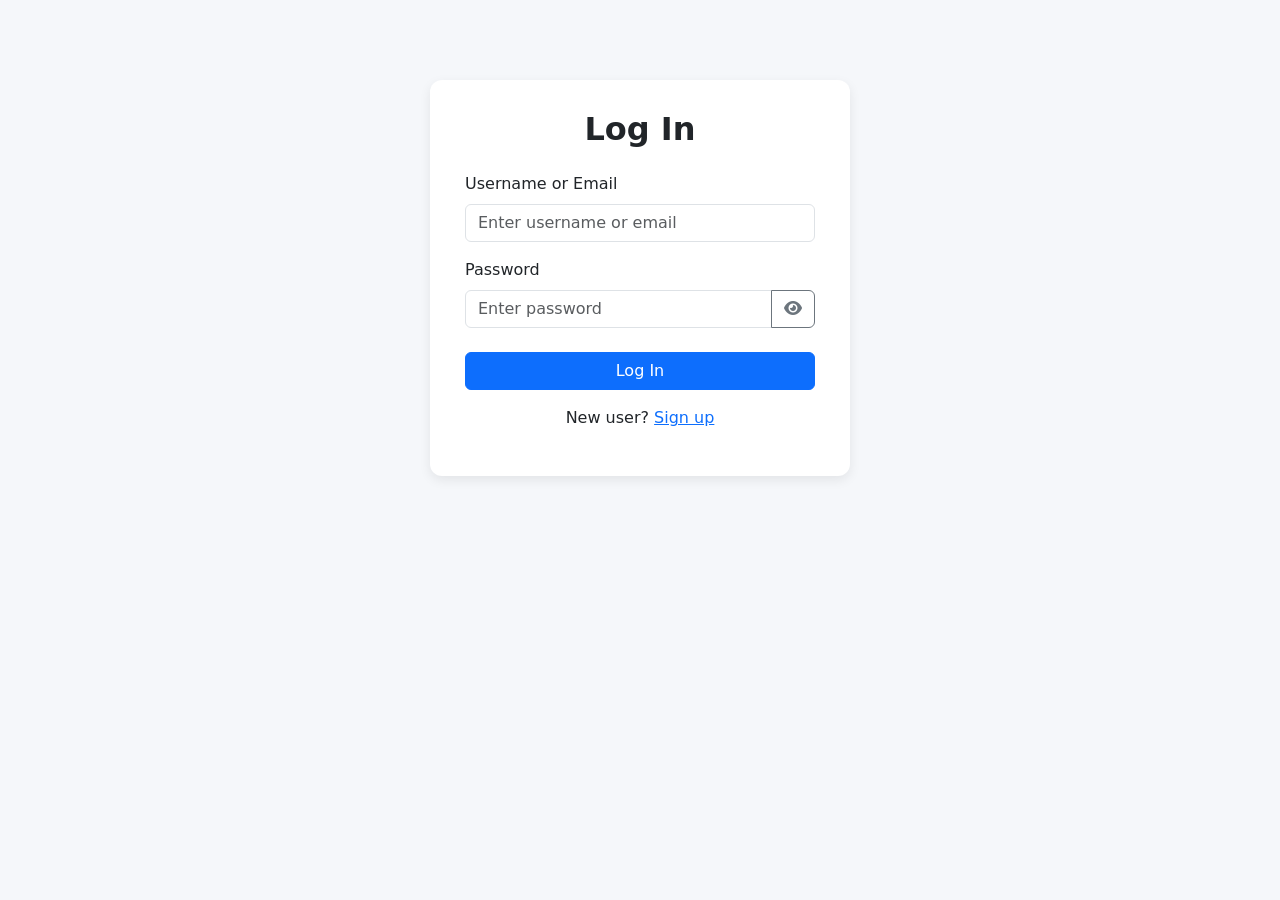
<file: post.html>
<!DOCTYPE html>
<html lang="en">
<head>
    <meta charset="UTF-8">
    <meta name="viewport" content="width=device-width, initial-scale=1.0">
    <title>Post – SpotEase</title>

    <link href="https://cdn.jsdelivr.net/npm/bootstrap@5.3.0/dist/css/bootstrap.min.css" rel="stylesheet">
</head>
<body style="background:#f5f7fa">

<div class="container my-5">
    <a href="board.html" class="btn btn-link mb-3">&larr; Back to Board</a>

    <div class="bg-white p-4 rounded shadow-sm">
        <h2 id="postTitle"></h2>
        <p class="text-muted" id="postMeta"></p>
        <hr>
        <p id="postContent" style="white-space: pre-wrap;"></p>
    </div>
</div>

<script src="js/post.js"></script>
<script src="js/access-control.js"></script>


</body>
</html>
</file>
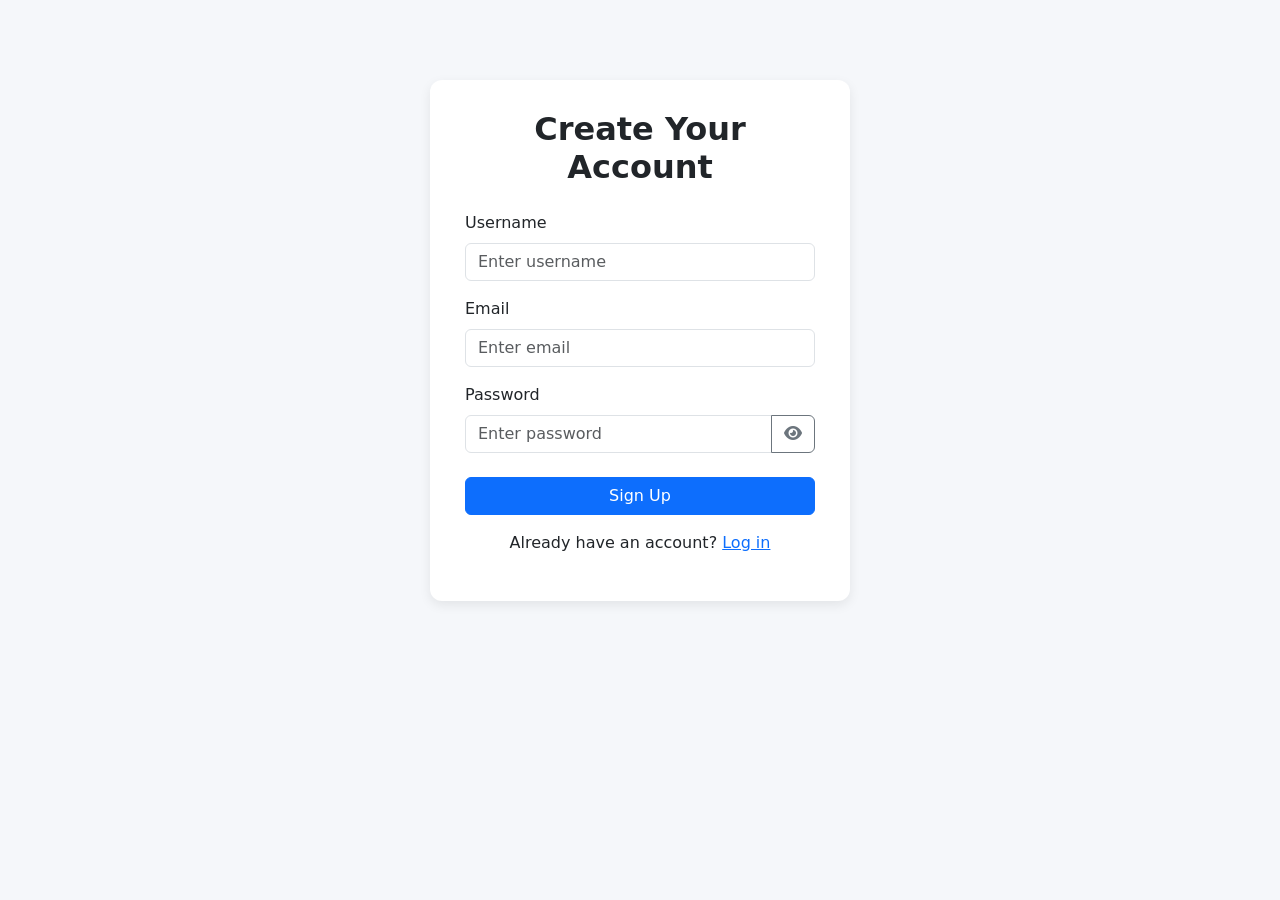
<file: signup.html>
<!DOCTYPE html>
<html lang="en">
<head>
    <meta charset="UTF-8">
    <meta name="viewport" content="width=device-width, initial-scale=1.0">
    <title>Sign Up - SpotEase</title>

    <link href="https://cdn.jsdelivr.net/npm/bootstrap@5.3.0/dist/css/bootstrap.min.css" rel="stylesheet">
    <link rel="stylesheet" href="https://cdnjs.cloudflare.com/ajax/libs/font-awesome/6.4.0/css/all.min.css">

    <style>
        body {
            background: #f5f7fa;
        }
        .auth-card {
            max-width: 420px;
            margin: 80px auto;
            padding: 30px 35px;
            border-radius: 12px;
            background: white;
            box-shadow: 0 4px 12px rgba(0,0,0,0.08);
        }
        h2 {
            font-weight: 700;
        }
    </style>
</head>

<body>

<div class="auth-card">
    <h2 class="text-center mb-4">Create Your Account</h2>

    <form id="signupForm">
        <div class="mb-3">
            <label class="form-label">Username</label>
            <input type="text" id="signupUsername" class="form-control" placeholder="Enter username" required>
        </div>

        <div class="mb-3">
            <label class="form-label">Email</label>
            <input type="email" id="signupEmail" class="form-control" placeholder="Enter email" required>
        </div>

        <div class="mb-3">
            <label class="form-label">Password</label>
            <div class="input-group">
                <input type="password" id="signupPassword" class="form-control" placeholder="Enter password" required>
                <button class="btn btn-outline-secondary" type="button" id="toggleSignupPassword">
                    <i class="fa-solid fa-eye"></i>
                </button>
            </div>
        </div>

        <button type="submit" class="btn btn-primary w-100 mt-2">Sign Up</button>
    </form>

    <p class="text-center mt-3">
        Already have an account?
        <a href="login.html">Log in</a>
    </p>
</div>

<script src="js/signup.js"></script>

<script>
const toggleSignupPassword = document.getElementById("toggleSignupPassword");
const signupPasswordInput = document.getElementById("signupPassword");

toggleSignupPassword.addEventListener("click", () => {
    const type = signupPasswordInput.type === "password" ? "text" : "password";
    signupPasswordInput.type = type;
    toggleSignupPassword.innerHTML =
        type === "password"
            ? '<i class="fa-solid fa-eye"></i>'
            : '<i class="fa-solid fa-eye-slash"></i>';
});
</script>

</body>
</html>
</file>
<file: style.css>
body {
    font-family: 'Inter', 'Roboto', sans-serif;
    background-color: #f7fbff;
    color: #333;
    padding-top: 70px;
}

.navbar {
    background-color: #173B58 !important;
    position: fixed;
    top: 0;
    left: 0;
    width: 100%;
    z-index: 1000;
    box-shadow: 0 4px 10px rgba(0,0,0,0.2);
}

.navbar .nav-link,
.navbar-brand {
    color: #fff !important;
}

.hero-section {
    position: relative;
    min-height: 500px;
    color: #fff;
    padding: 60px 20px;
    overflow: hidden;
}

.hero-section::before,
.hero-section::after {
    content: "";
    position: absolute;
    top: 0;
    left: 0;
    width: 100%;
    height: 100%;
    background-size: cover;
    background-position: center;
    background-repeat: no-repeat;
    transition: opacity 15s ease-in-out;
}

.hero-section::before {
    background: linear-gradient(rgba(0, 0, 0, 0.4), rgba(0, 0, 0, 0.4)),
                url('images/USA-The_George_Washington_University.jpeg') center/cover no-repeat;
    opacity: 1;
    z-index: -2;
}

.hero-section::after {
    background: linear-gradient(rgba(0, 0, 0, 0.4), rgba(0, 0, 0, 0.4)),
                url('images/Professors_Gate_-_GWU.jpeg') center/cover no-repeat;
    opacity: 0;
    z-index: -1;
    animation: fadeCycle 15s infinite;
}

@keyframes fadeCycle {
    0% { opacity: 0; }
    40% { opacity: 1; }
    60% { opacity: 1; }
    100% { opacity: 0; }
}

.hero-section h1 {
    font-size: 3.5rem;
    font-weight: 800;
    text-shadow: 2px 2px 6px rgba(0, 0, 0, 0.7);
}

.hero-subtext {
    font-size: 1.8rem;
    font-weight: 600;
    text-shadow: 2px 2px 6px rgba(0, 0, 0, 0.7);
}

.card img {
    border-radius: 12px;
    transition: transform 0.4s ease, box-shadow 0.4s ease;
}

.card img:hover {
    transform: scale(1.05);
    box-shadow: 0 8px 20px rgba(0,0,0,0.2);
}

.community-aside {
    background-color: #f1f5f9;
    border-radius: 12px;
    padding: 25px;
    box-shadow: 0 4px 12px rgba(0,0,0,0.08);
    height: 100%;
}


footer {
    background-color: #173B58;
    color: white;
    padding: 20px;
    text-align: center;
}
</file>
